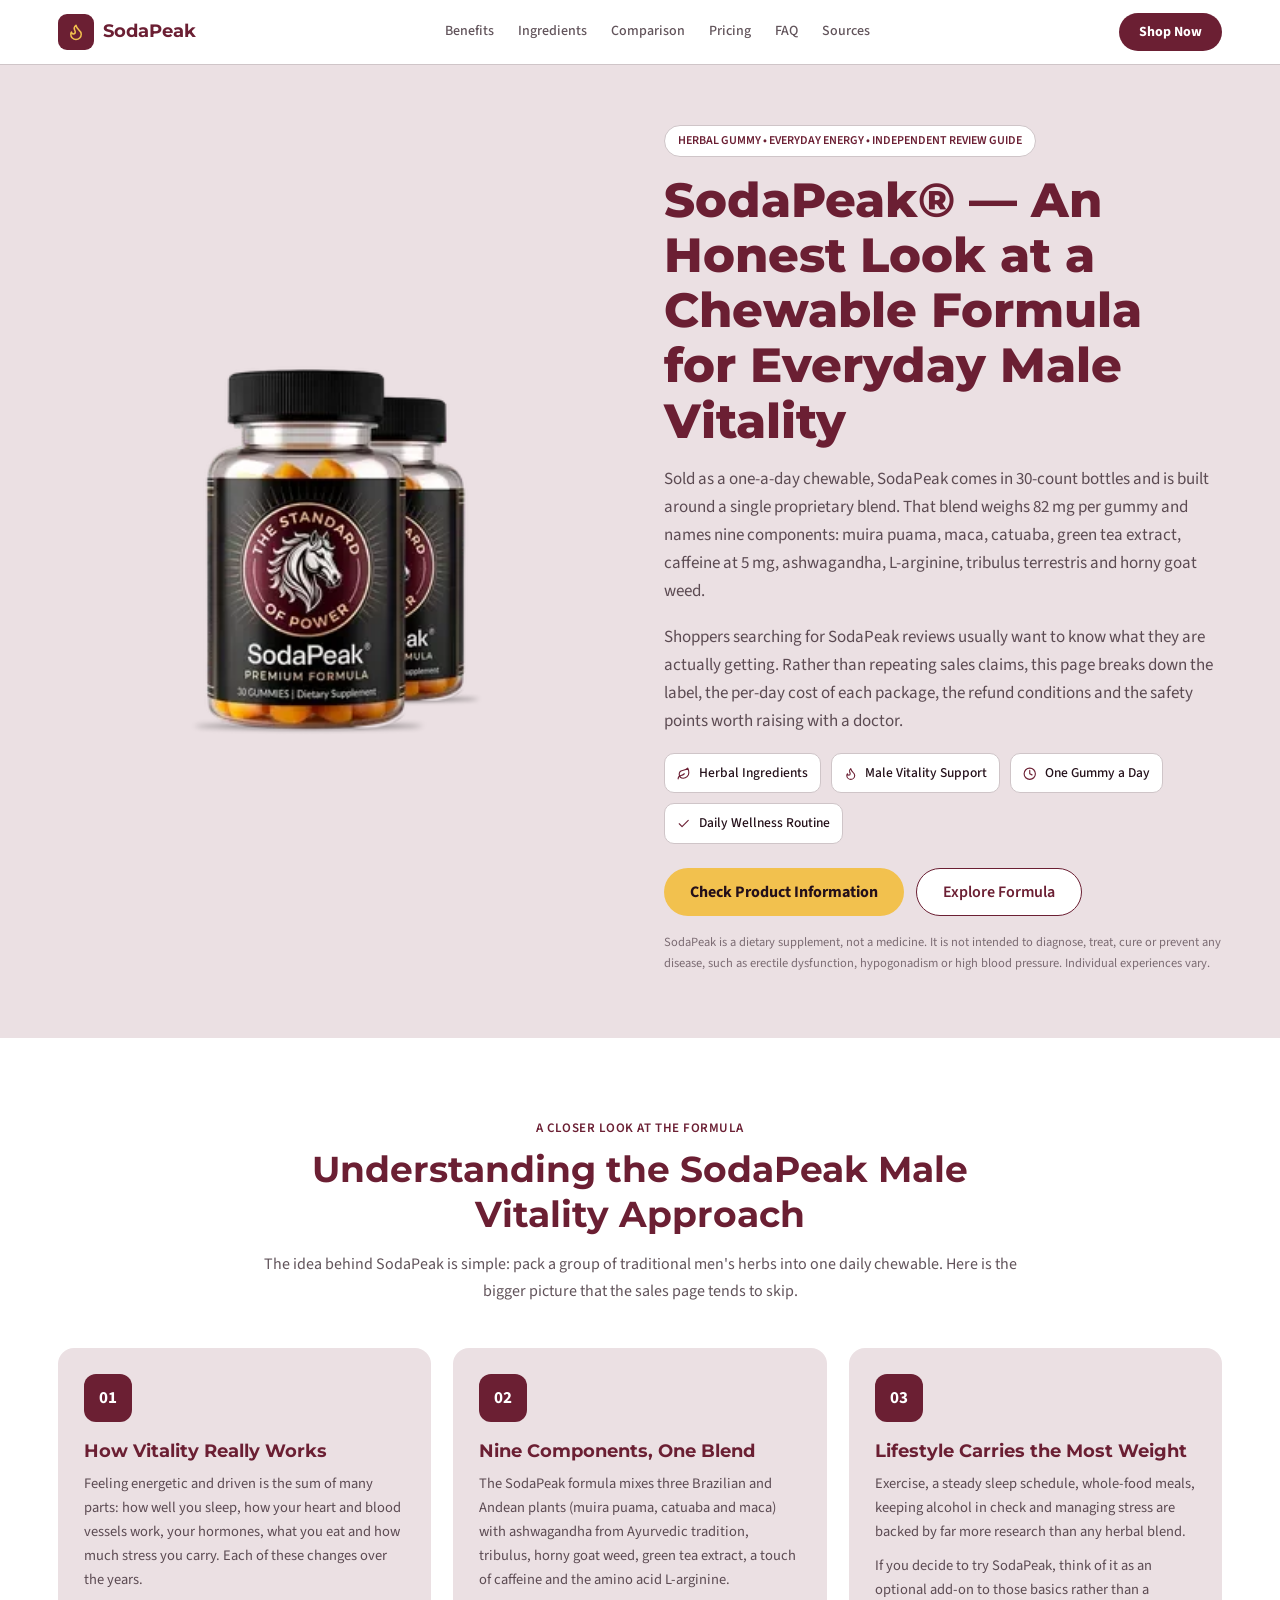
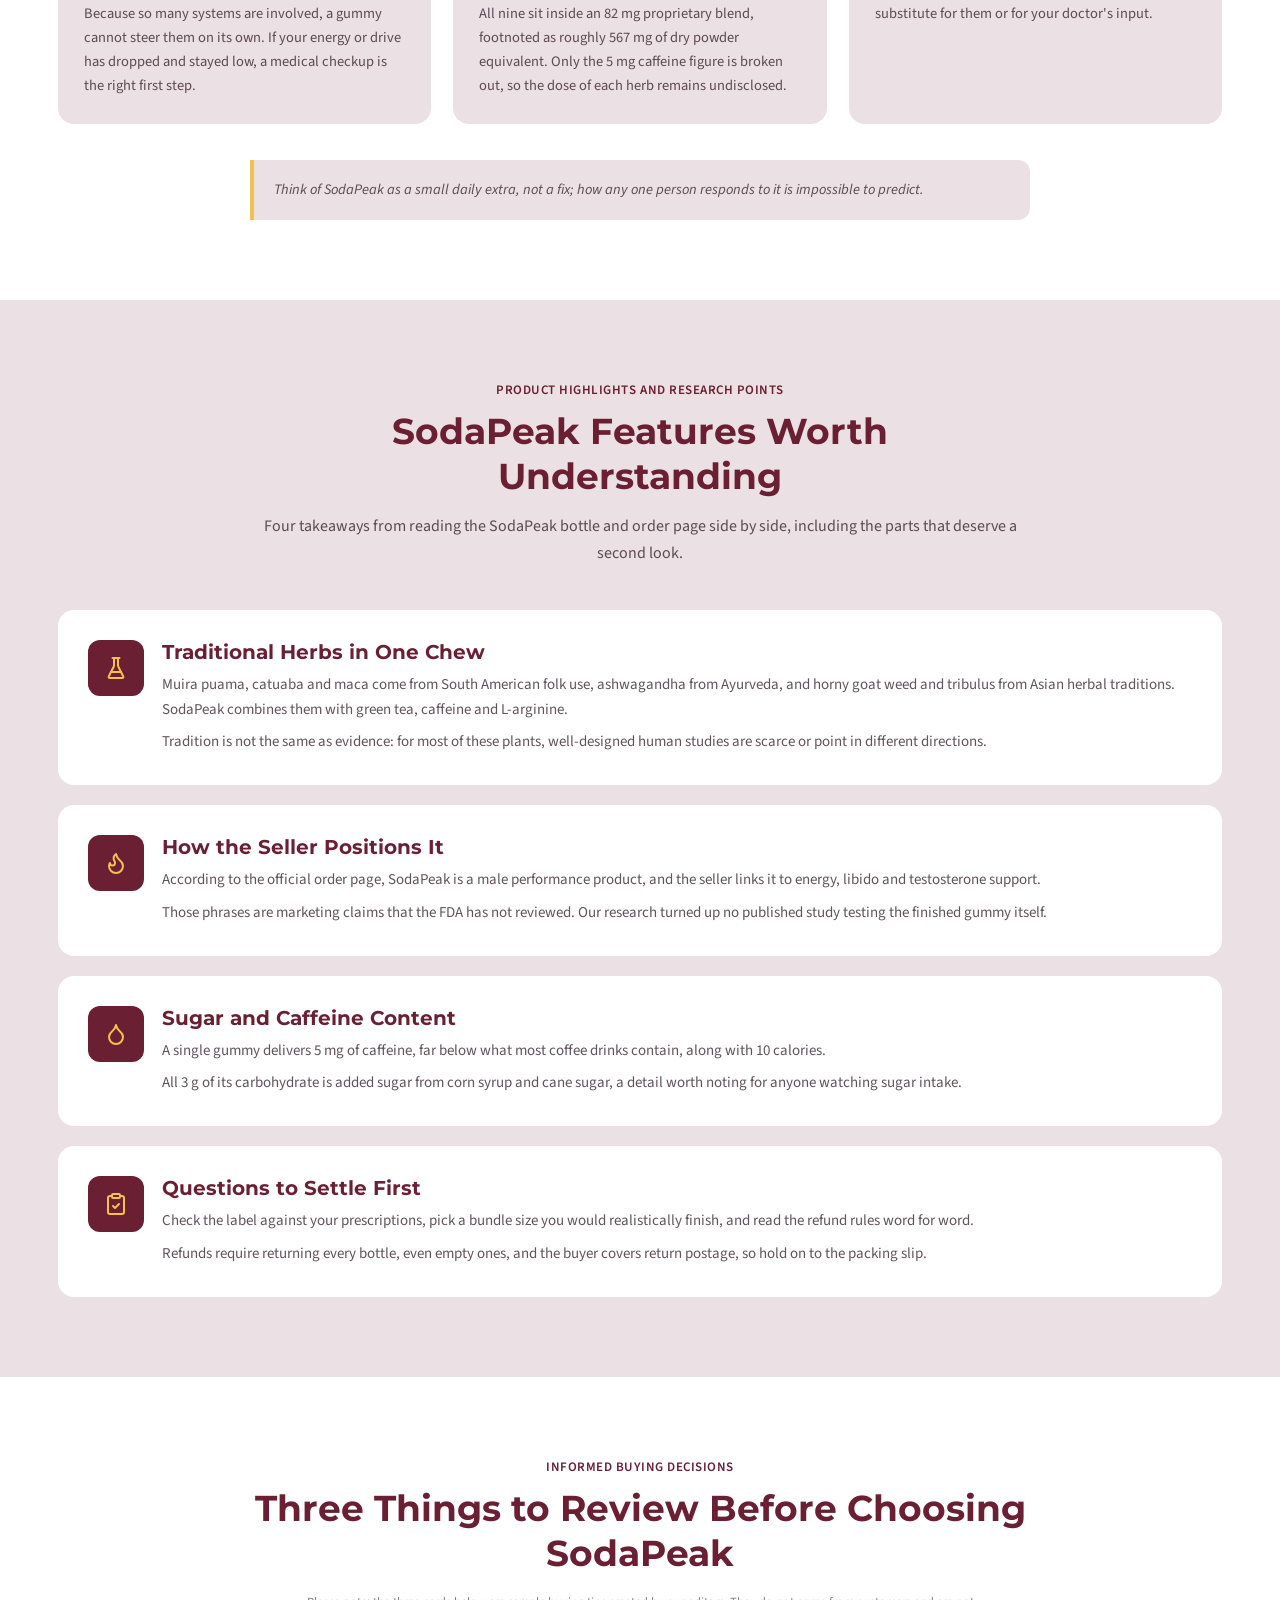
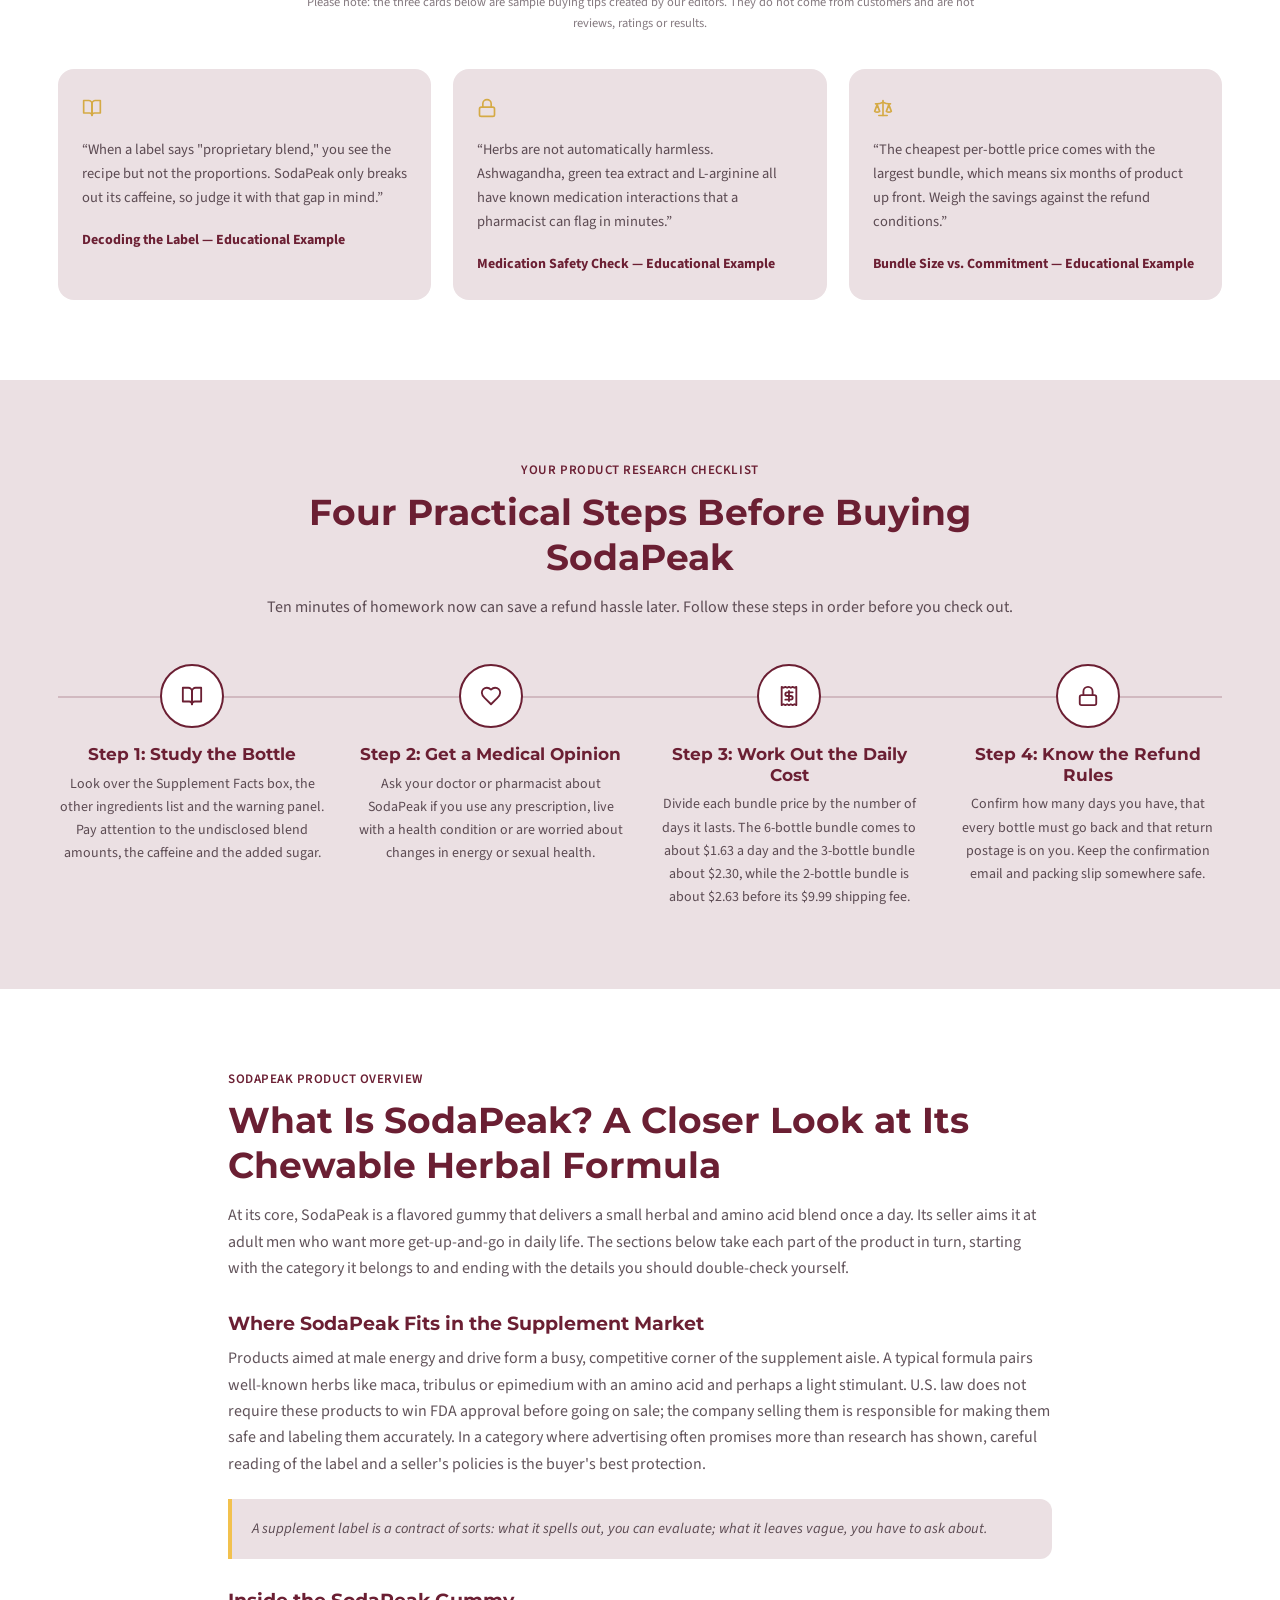
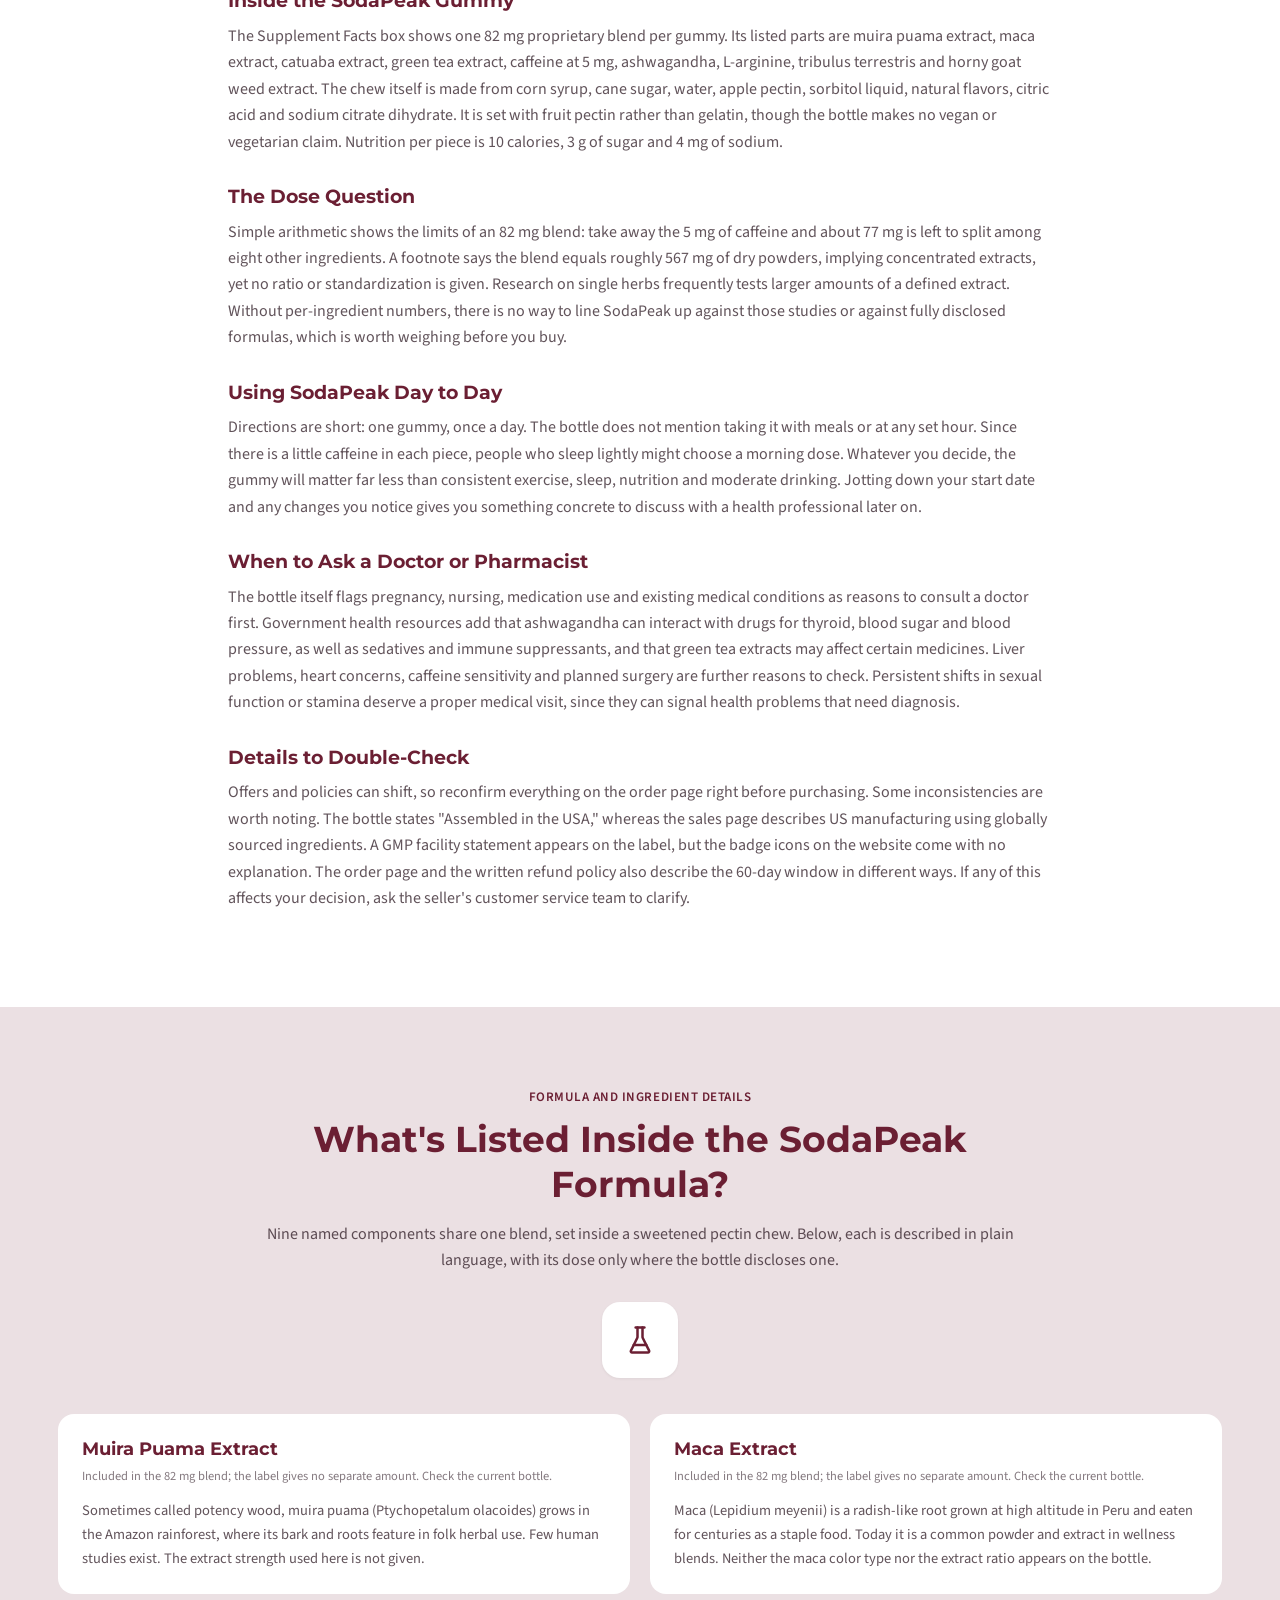
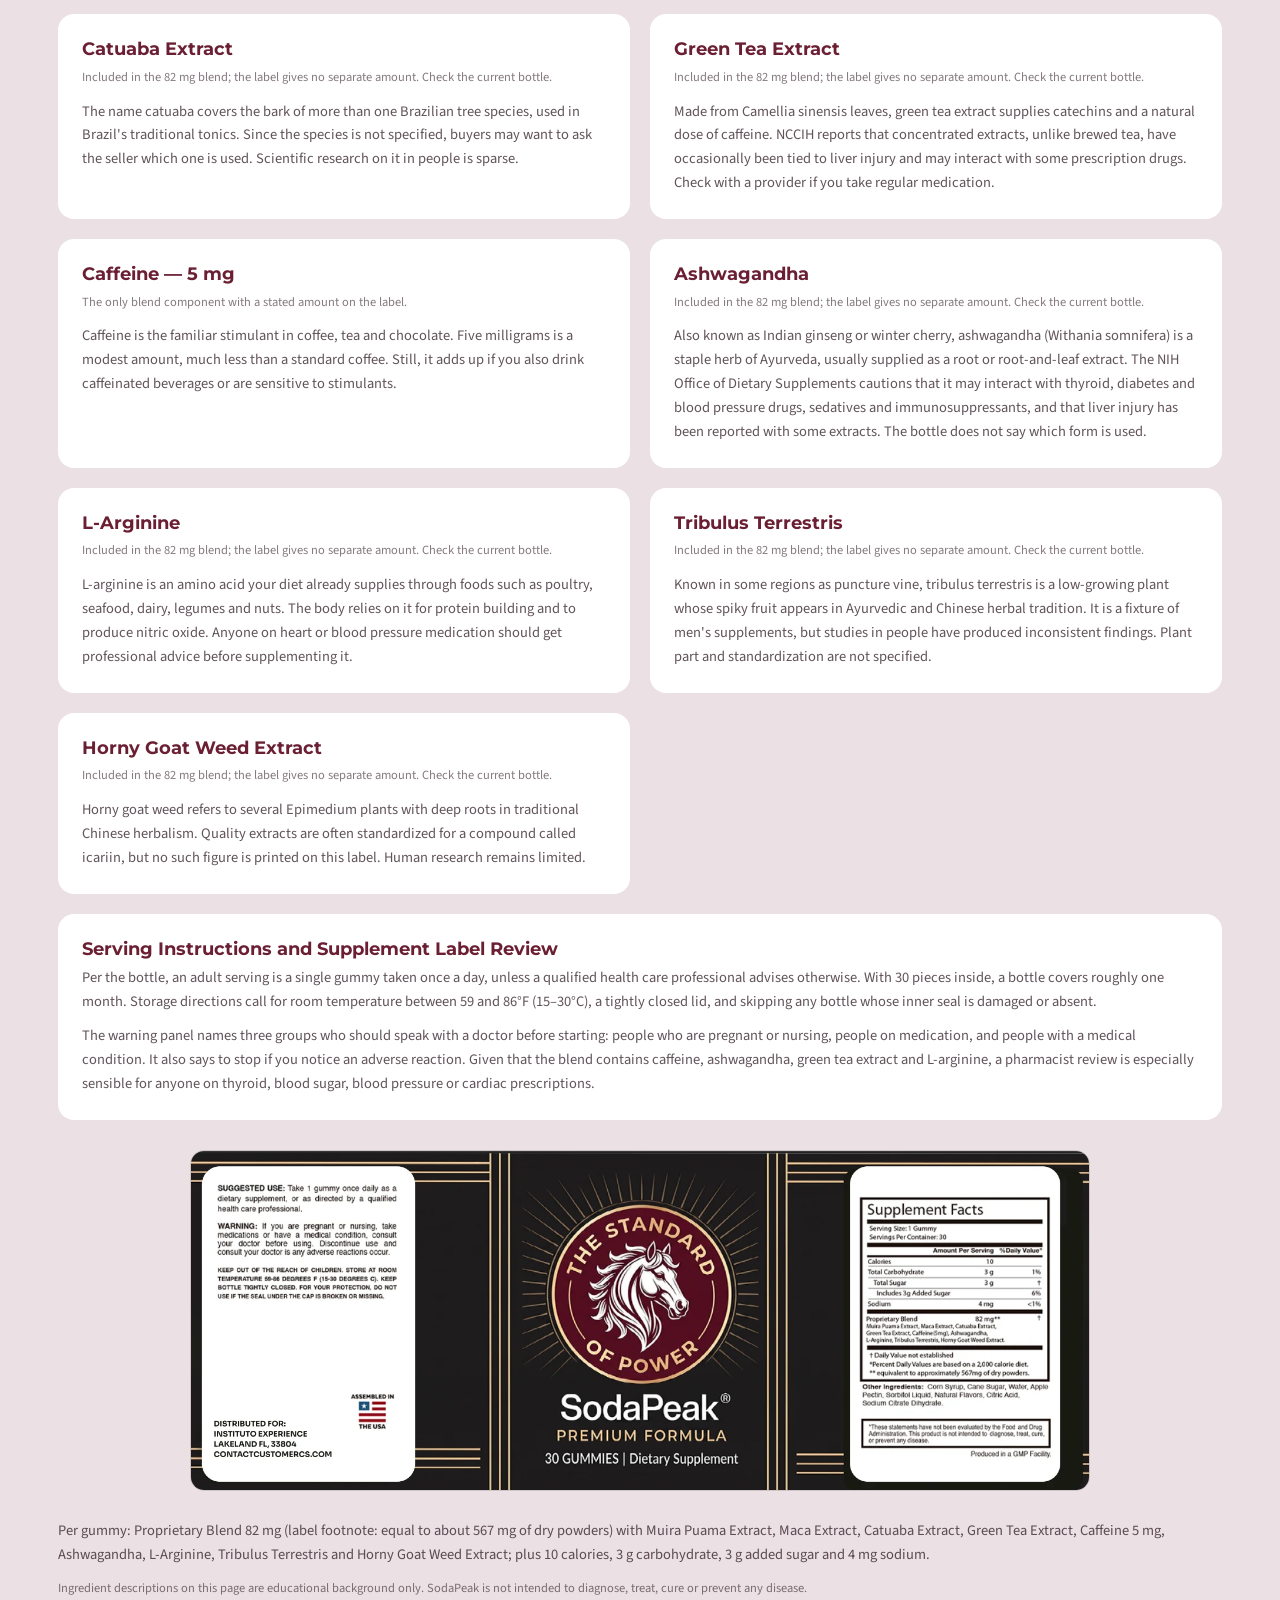
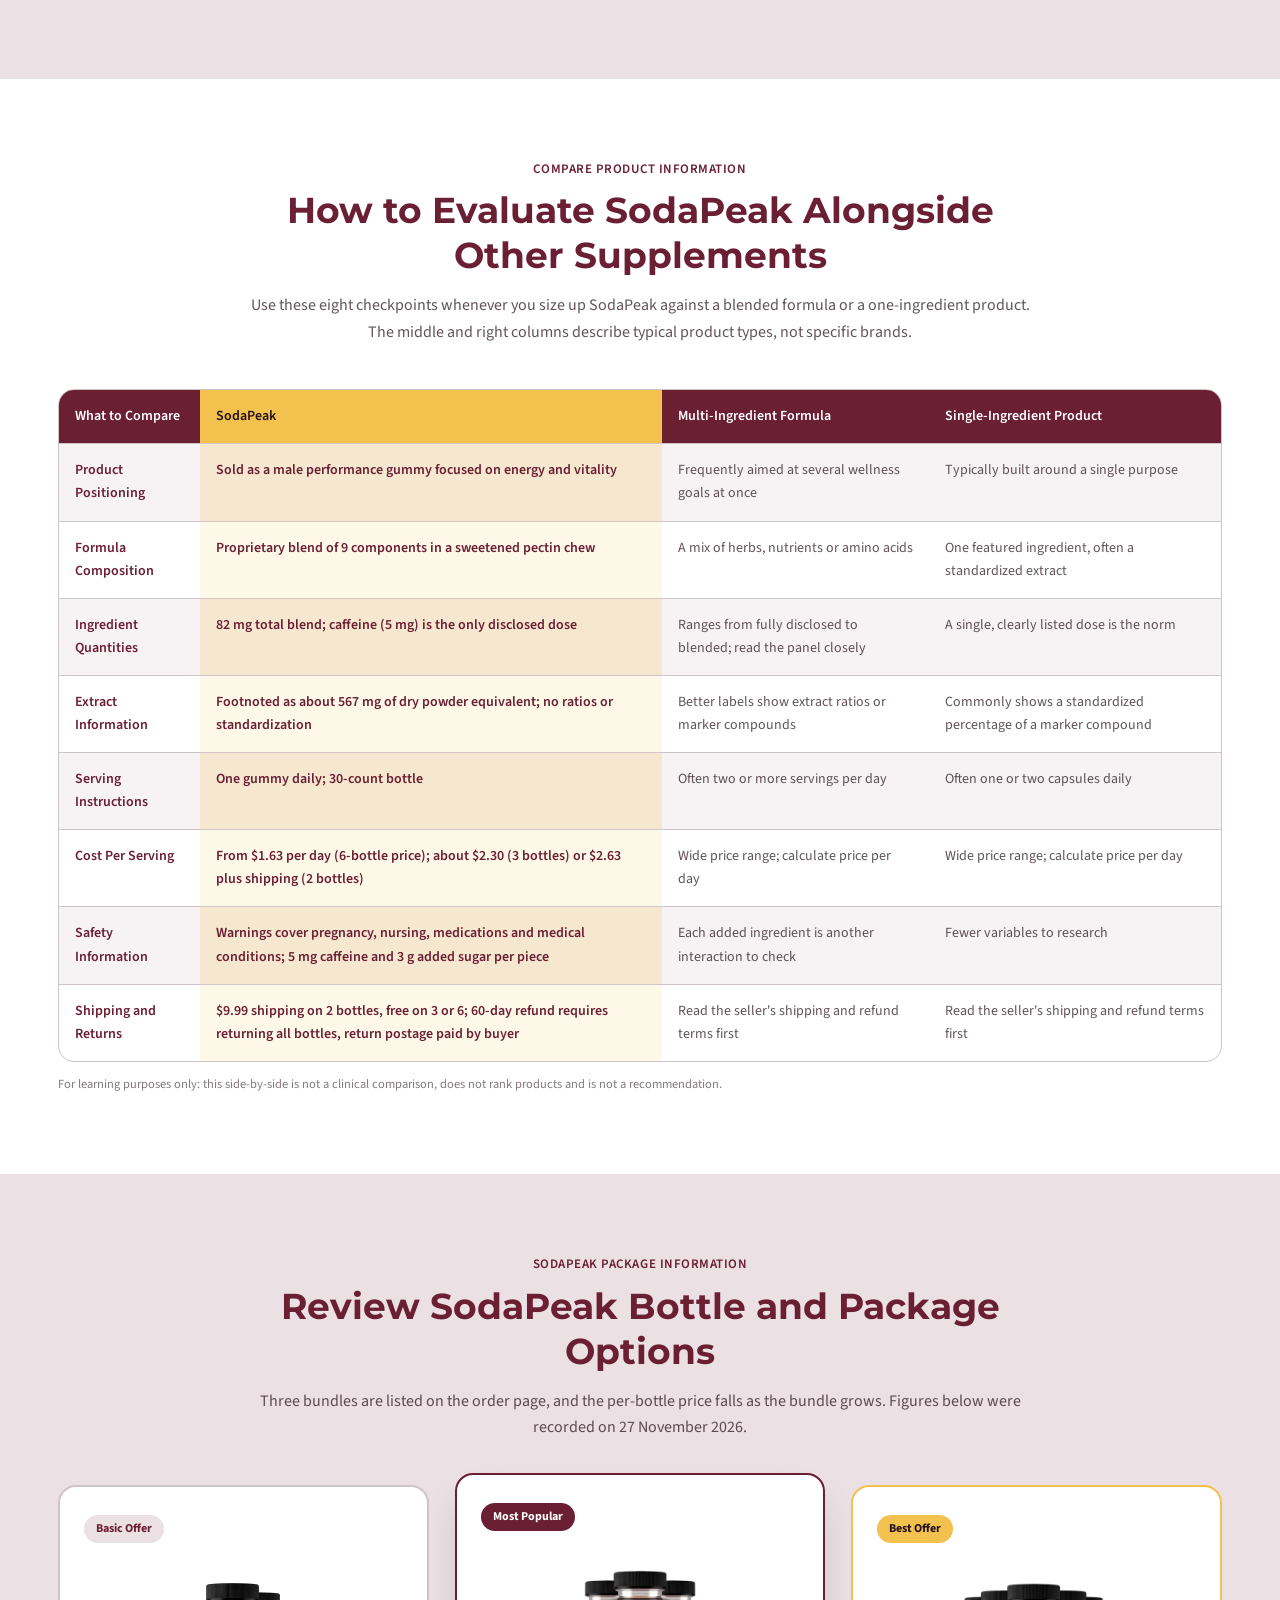
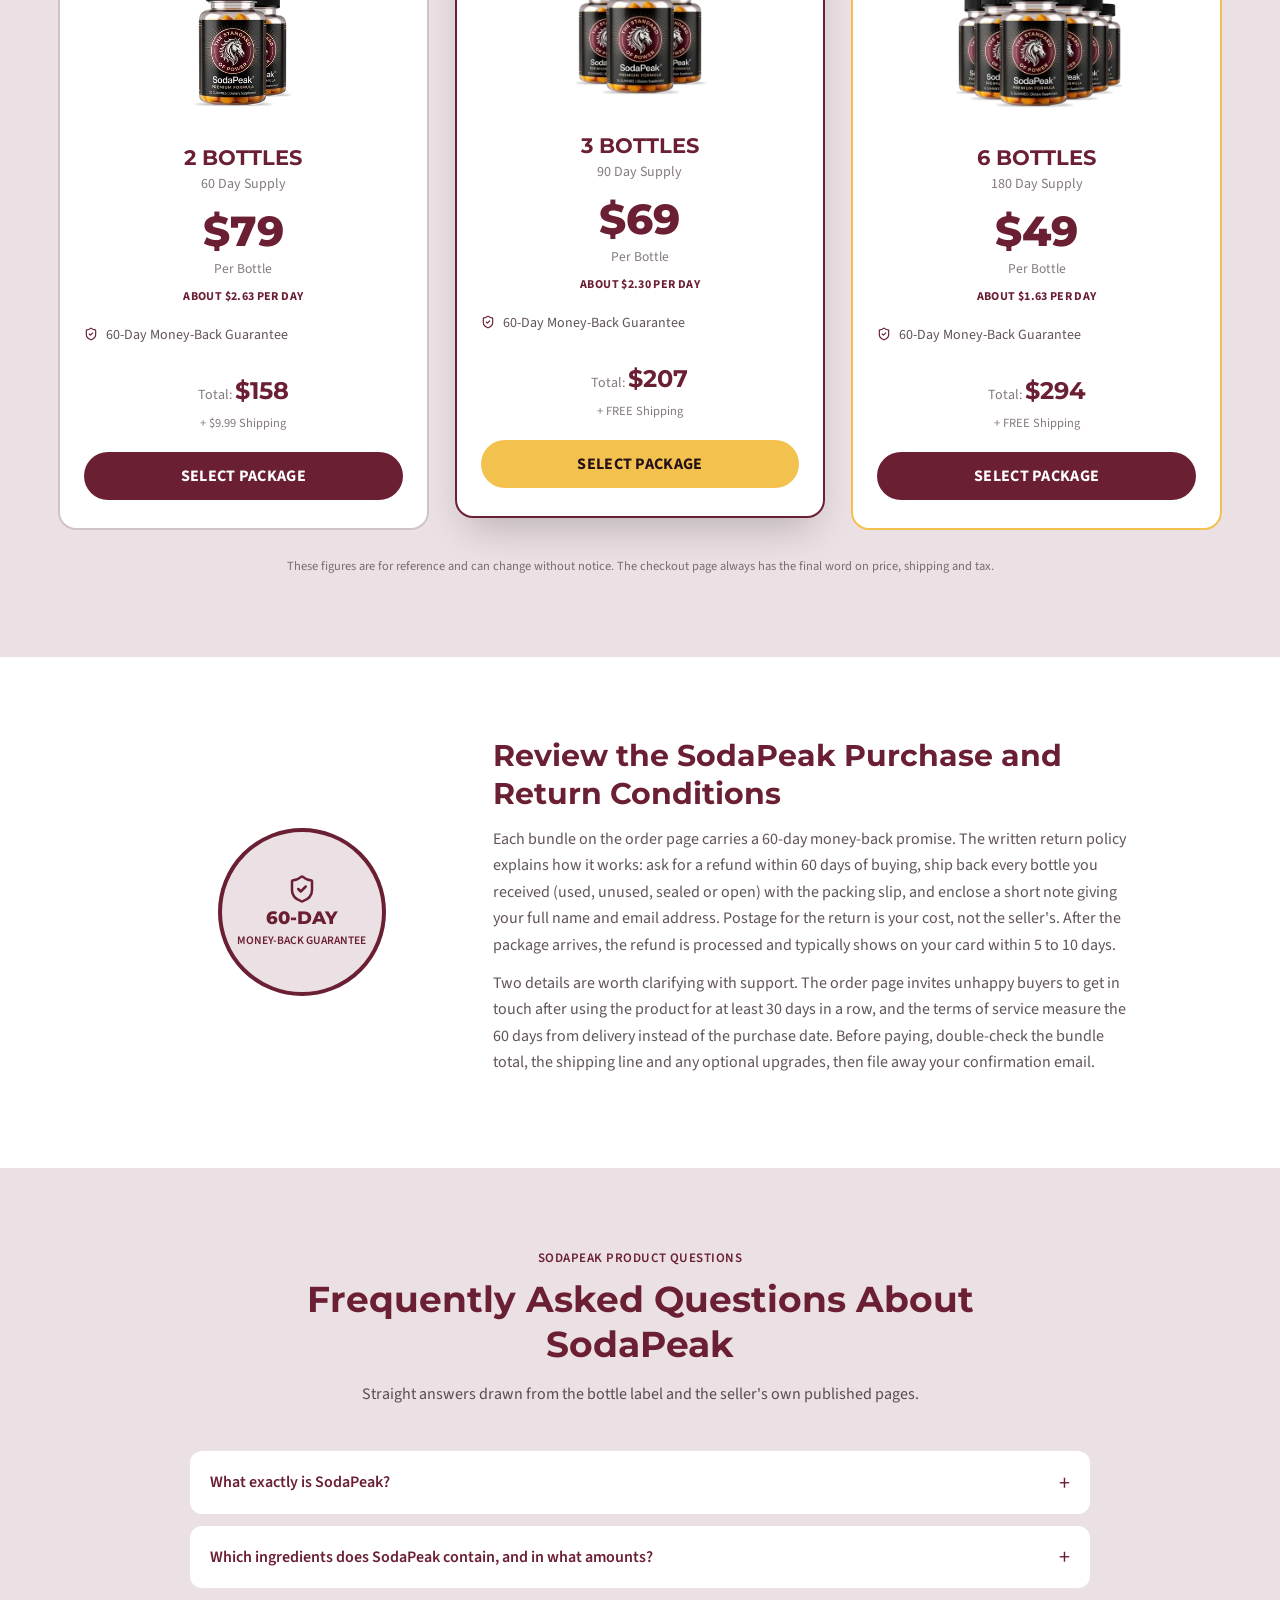
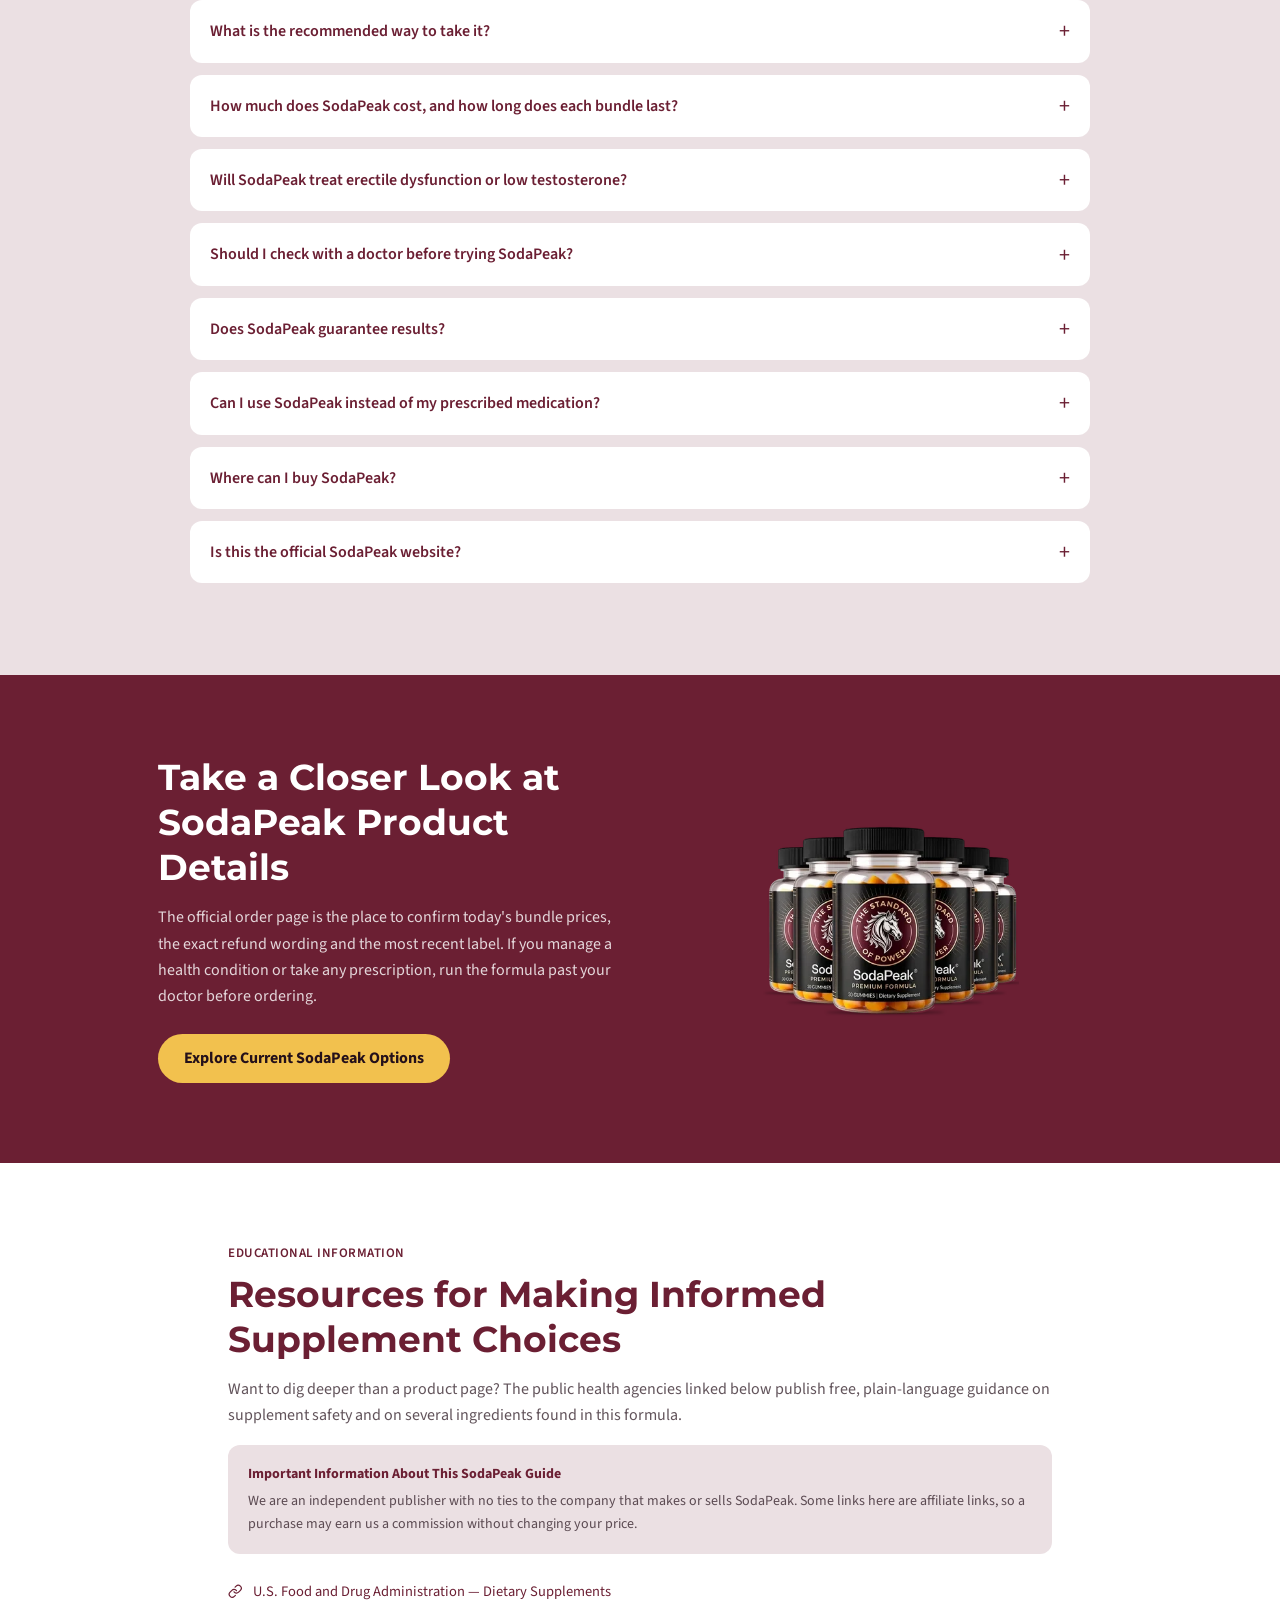
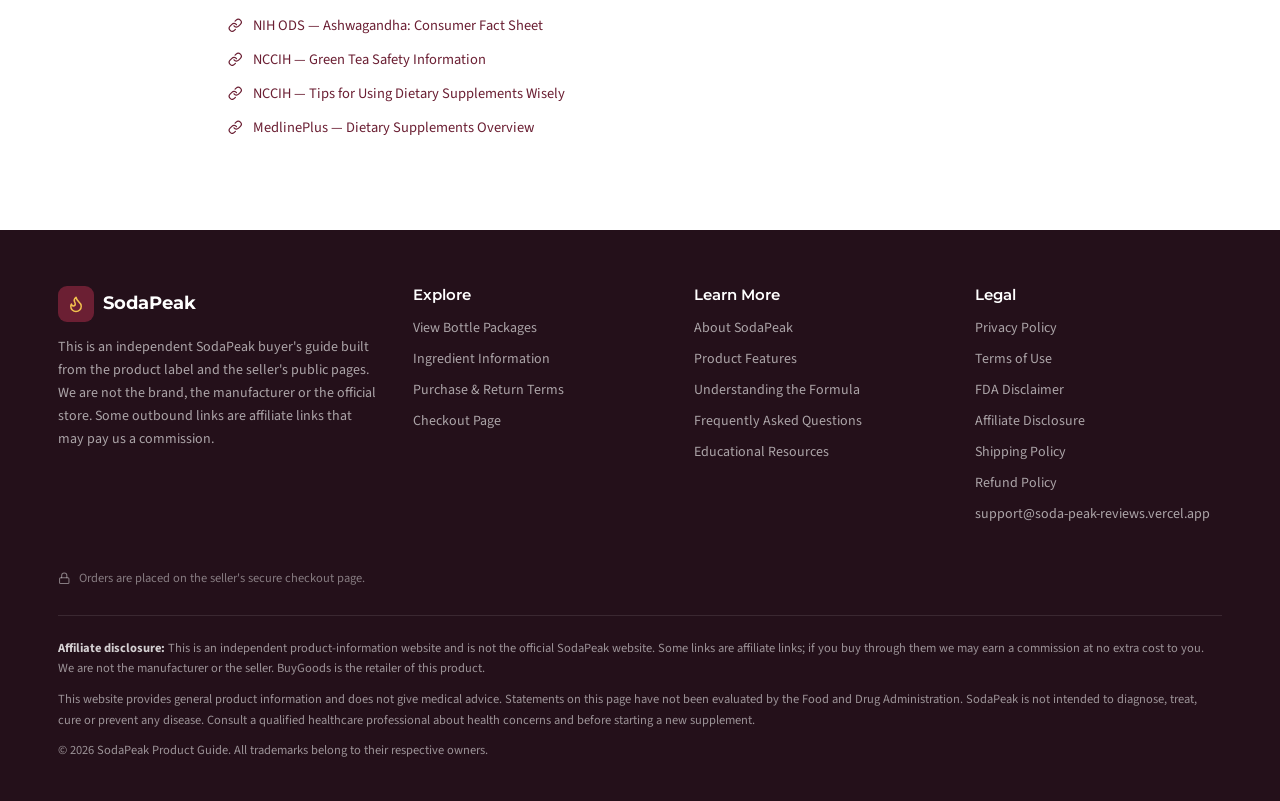
<file: index.html>
<!DOCTYPE html>
<html lang="en-US">
<head>
<meta charset="UTF-8">
<meta name="viewport" content="width=device-width, initial-scale=1.0">
<title>SodaPeak® | Maca &amp; Horny Goat Weed Vitality Formula</title>
<meta name="description" content="Discover SodaPeak, a chewable gummy dietary supplement marketed for everyday male vitality wellness. Explore its formula, ingredients and product details.">
<meta name="keywords" content="SodaPeak, SodaPeak supplement, SodaPeak ingredients, SodaPeak reviews, male vitality wellness, male vitality health supplement, everyday energy wellness, chewable gummy formula, Muira Puama, Maca, Catuaba, Green Tea Extract, Caffeine, Ashwagandha, L-Arginine, Tribulus Terrestris, Horny Goat Weed">
<meta name="robots" content="index, follow, max-image-preview:large">
<link rel="canonical" href="https://soda-peak-reviews.vercel.app/">
<link rel="alternate" hreflang="en-us" href="https://soda-peak-reviews.vercel.app/">
<meta name="theme-color" content="#FFFFFF">
<link rel="icon" href="favicon.svg" type="image/svg+xml">
<meta property="og:type" content="website">
<meta property="og:locale" content="en_US">
<meta property="og:site_name" content="SodaPeak Product Guide">
<meta property="og:title" content="SodaPeak® | Maca &amp; Horny Goat Weed Vitality Formula">
<meta property="og:description" content="Explore SodaPeak product information, its chewable gummy ingredient profile, serving details and considerations for evaluating a male vitality supplement.">
<meta property="og:url" content="https://soda-peak-reviews.vercel.app/">
<meta property="og:image" content="https://soda-peak-reviews.vercel.app/assets/images/sodapeak-supplement-bottle.webp">
<meta name="twitter:card" content="summary_large_image">
<meta name="twitter:title" content="SodaPeak® | Male Vitality Product Guide">
<meta name="twitter:description" content="Learn about SodaPeak, its listed ingredients, label directions and available package information.">
<meta name="twitter:image" content="https://soda-peak-reviews.vercel.app/assets/images/sodapeak-supplement-bottle.webp">
<link rel="preconnect" href="https://fonts.googleapis.com">
<link rel="preconnect" href="https://fonts.gstatic.com" crossorigin>
<link rel="stylesheet" href="https://fonts.googleapis.com/css2?family=Montserrat:wght@400;500;600;700;800&family=Source+Sans+3:wght@400;500;600;700;800&display=swap">
<link rel="stylesheet" href="/assets/style.css">
<script type="application/ld+json">{"@context":"https://schema.org","@graph":[{"@type":"WebSite","@id":"https://soda-peak-reviews.vercel.app/#website","url":"https://soda-peak-reviews.vercel.app/","name":"SodaPeak Product Guide","inLanguage":"en-US"},{"@type":"WebPage","@id":"https://soda-peak-reviews.vercel.app/#webpage","url":"https://soda-peak-reviews.vercel.app/","name":"SodaPeak® | Maca & Horny Goat Weed Vitality Formula","description":"Discover SodaPeak, a chewable gummy dietary supplement marketed for everyday male vitality wellness. Explore its formula, ingredients and product details.","isPartOf":{"@id":"https://soda-peak-reviews.vercel.app/#website"},"inLanguage":"en-US"},{"@type":"FAQPage","mainEntity":[{"@type":"Question","name":"What exactly is SodaPeak?","acceptedAnswer":{"@type":"Answer","text":"It is a once-daily chewable dietary supplement packaged 30 gummies to a bottle. The seller pitches it at adult men for everyday energy and vitality. It is not a drug."}},{"@type":"Question","name":"Which ingredients does SodaPeak contain, and in what amounts?","acceptedAnswer":{"@type":"Answer","text":"Each gummy holds an 82 mg proprietary blend of muira puama extract, maca extract, catuaba extract, green tea extract, caffeine (5 mg), ashwagandha, L-arginine, tribulus terrestris and horny goat weed extract. Only caffeine has a listed amount. The chew is made with corn syrup, cane sugar, water, apple pectin, sorbitol liquid, natural flavors, citric acid and sodium citrate dihydrate."}},{"@type":"Question","name":"What is the recommended way to take it?","acceptedAnswer":{"@type":"Answer","text":"The bottle says to chew 1 gummy once a day, or follow the directions of a qualified health care professional. A single bottle covers about a month."}},{"@type":"Question","name":"How much does SodaPeak cost, and how long does each bundle last?","acceptedAnswer":{"@type":"Answer","text":"The order page lists 2 bottles for 60 days at $79 each plus $9.99 shipping, 3 bottles for 90 days at $69 each with free shipping, and 6 bottles for 180 days at $49 each with free shipping. Prices can change, so verify them at checkout."}},{"@type":"Question","name":"Will SodaPeak treat erectile dysfunction or low testosterone?","acceptedAnswer":{"@type":"Answer","text":"No. As a dietary supplement, SodaPeak is not intended to diagnose, treat, cure or prevent any disease, including erectile dysfunction or low testosterone. Please see a doctor about these concerns."}},{"@type":"Question","name":"Should I check with a doctor before trying SodaPeak?","acceptedAnswer":{"@type":"Answer","text":"Yes, if you take any medication, have a health condition, are pregnant or nursing, react strongly to caffeine, have liver or heart issues or have surgery coming up. Several of its ingredients are known to interact with common drugs."}},{"@type":"Question","name":"Does SodaPeak guarantee results?","acceptedAnswer":{"@type":"Answer","text":"No. Responses differ from person to person, and no clinical study of the finished gummy was found. The 60-day policy is a refund arrangement with conditions, not a promise of any outcome."}},{"@type":"Question","name":"Can I use SodaPeak instead of my prescribed medication?","acceptedAnswer":{"@type":"Answer","text":"No. Never stop or adjust a prescribed treatment to take a supplement instead. Share any supplement plans with your doctor."}},{"@type":"Question","name":"Where can I buy SodaPeak?","acceptedAnswer":{"@type":"Answer","text":"The product is sold on its official website, and payment is processed by BuyGoods. Ordering there gives you the current formula and the seller's published refund terms."}},{"@type":"Question","name":"Is this the official SodaPeak website?","acceptedAnswer":{"@type":"Answer","text":"No. This site is an independent buyer's guide with no connection to the maker or seller. Purchases made through our links may earn us a commission."}}]}]}</script>
</head>
<body class="has-sticky">
<header class="site-header"><div class="wrap hd"><a class="logo" href="#top"><span class="logo-ic"><svg class="ic" viewBox="0 0 24 24" aria-hidden="true"><path d="M8.5 14.5A2.5 2.5 0 0 0 11 12c0-1.38-.5-2-1-3-1.07-2.14-.22-4.05 2-6 .5 2.5 2 4.9 4 6.5 2 1.6 3 3.5 3 5.5a7 7 0 1 1-14 0c0-1.15.43-2.29 1-3a2.5 2.5 0 0 0 2.5 2.5z"/></svg></span><span class="logo-tx">SodaPeak</span></a><nav class="nav"><a href="#benefits">Benefits</a><a href="#ingredients">Ingredients</a><a href="#comparison">Comparison</a><a href="#pricing">Pricing</a><a href="#faq">FAQ</a><a href="#sources">Sources</a></nav><a href="/order/" rel="nofollow sponsored noopener" class="btn btn-main">Shop Now</a></div><nav class="mnav" aria-label="Sections"><a href="#benefits">Benefits</a><a href="#ingredients">Ingredients</a><a href="#comparison">Comparison</a><a href="#pricing">Pricing</a><a href="#faq">FAQ</a><a href="#sources">Sources</a></nav></header>
<main id="top"><section class="hero" id="hero"><div class="wrap hero-g"><div class="hero-img"><img src="/assets/images/sodapeak-supplement-bottle.webp" width="320" height="320" alt="SodaPeak dietary supplement bottle" fetchpriority="high"></div><div><span class="eyebrow">HERBAL GUMMY • EVERYDAY ENERGY • INDEPENDENT REVIEW GUIDE</span><h1>SodaPeak® — An Honest Look at a Chewable Formula for Everyday Male Vitality</h1><p class="lead">Sold as a one-a-day chewable, SodaPeak comes in 30-count bottles and is built around a single proprietary blend. That blend weighs 82 mg per gummy and names nine components: muira puama, maca, catuaba, green tea extract, caffeine at 5 mg, ashwagandha, L-arginine, tribulus terrestris and horny goat weed.</p><p class="lead">Shoppers searching for SodaPeak reviews usually want to know what they are actually getting. Rather than repeating sales claims, this page breaks down the label, the per-day cost of each package, the refund conditions and the safety points worth raising with a doctor.</p><div class="chips"><span class="chip"><svg class="ic" viewBox="0 0 24 24" aria-hidden="true"><path d="M11 20A7 7 0 0 1 9.8 6.1C15.5 5 17 4.48 19 2c1 2 2 4.18 2 8 0 5.5-4.78 10-10 10Z"/><path d="M2 21c0-3 1.85-5.36 5.08-6C9.5 14.52 12 13 13 12"/></svg>Herbal Ingredients</span><span class="chip"><svg class="ic" viewBox="0 0 24 24" aria-hidden="true"><path d="M8.5 14.5A2.5 2.5 0 0 0 11 12c0-1.38-.5-2-1-3-1.07-2.14-.22-4.05 2-6 .5 2.5 2 4.9 4 6.5 2 1.6 3 3.5 3 5.5a7 7 0 1 1-14 0c0-1.15.43-2.29 1-3a2.5 2.5 0 0 0 2.5 2.5z"/></svg>Male Vitality Support</span><span class="chip"><svg class="ic" viewBox="0 0 24 24" aria-hidden="true"><circle cx="12" cy="12" r="10"/><path d="M12 6v6l4 2"/></svg>One Gummy a Day</span><span class="chip"><svg class="ic" viewBox="0 0 24 24" aria-hidden="true"><path d="M20 6 9 17l-5-5"/></svg>Daily Wellness Routine</span></div><div class="cta-row"><a href="/order/" rel="nofollow sponsored noopener" class="btn btn-accent">Check Product Information</a><a class="btn btn-outline" href="#ingredients">Explore Formula</a></div><p class="small">SodaPeak is a dietary supplement, not a medicine. It is not intended to diagnose, treat, cure or prevent any disease, such as erectile dysfunction, hypogonadism or high blood pressure. Individual experiences vary.</p></div></div></section><section class="sec bg-a" id="how-it-works"><div class="wrap"><div class="sh"><span class="kicker">A CLOSER LOOK AT THE FORMULA</span><h2>Understanding the SodaPeak Male Vitality Approach</h2><p>The idea behind SodaPeak is simple: pack a group of traditional men&#39;s herbs into one daily chewable. Here is the bigger picture that the sales page tends to skip.</p></div><div class="g3"><div class="tcard alt"><div class="num">01</div><h3>How Vitality Really Works</h3><p>Feeling energetic and driven is the sum of many parts: how well you sleep, how your heart and blood vessels work, your hormones, what you eat and how much stress you carry. Each of these changes over the years.</p><p>Because so many systems are involved, a gummy cannot steer them on its own. If your energy or drive has dropped and stayed low, a medical checkup is the right first step.</p></div><div class="tcard alt"><div class="num">02</div><h3>Nine Components, One Blend</h3><p>The SodaPeak formula mixes three Brazilian and Andean plants (muira puama, catuaba and maca) with ashwagandha from Ayurvedic tradition, tribulus, horny goat weed, green tea extract, a touch of caffeine and the amino acid L-arginine.</p><p>All nine sit inside an 82 mg proprietary blend, footnoted as roughly 567 mg of dry powder equivalent. Only the 5 mg caffeine figure is broken out, so the dose of each herb remains undisclosed.</p></div><div class="tcard alt"><div class="num">03</div><h3>Lifestyle Carries the Most Weight</h3><p>Exercise, a steady sleep schedule, whole-food meals, keeping alcohol in check and managing stress are backed by far more research than any herbal blend.</p><p>If you decide to try SodaPeak, think of it as an optional add-on to those basics rather than a substitute for them or for your doctor&#39;s input.</p></div></div><div class="callout alt mt-call">Think of SodaPeak as a small daily extra, not a fix; how any one person responds to it is impossible to predict.</div></div></section><section class="sec bg-b" id="benefits"><div class="wrap"><div class="sh"><span class="kicker">PRODUCT HIGHLIGHTS AND RESEARCH POINTS</span><h2>SodaPeak Features Worth Understanding</h2><p>Four takeaways from reading the SodaPeak bottle and order page side by side, including the parts that deserve a second look.</p></div><div class="blist"><div class="bcard alt"><div class="bico"><svg class="ic" viewBox="0 0 24 24" aria-hidden="true"><path d="M10 2v7.53a2 2 0 0 1-.21.9L4.72 20.55a1 1 0 0 0 .9 1.45h12.76a1 1 0 0 0 .9-1.45l-5.07-10.13A2 2 0 0 1 14 9.53V2"/><path d="M8.5 2h7"/><path d="M7 16h10"/></svg></div><div><h3>Traditional Herbs in One Chew</h3><p>Muira puama, catuaba and maca come from South American folk use, ashwagandha from Ayurveda, and horny goat weed and tribulus from Asian herbal traditions. SodaPeak combines them with green tea, caffeine and L-arginine.</p><p>Tradition is not the same as evidence: for most of these plants, well-designed human studies are scarce or point in different directions.</p></div></div><div class="bcard alt"><div class="bico"><svg class="ic" viewBox="0 0 24 24" aria-hidden="true"><path d="M8.5 14.5A2.5 2.5 0 0 0 11 12c0-1.38-.5-2-1-3-1.07-2.14-.22-4.05 2-6 .5 2.5 2 4.9 4 6.5 2 1.6 3 3.5 3 5.5a7 7 0 1 1-14 0c0-1.15.43-2.29 1-3a2.5 2.5 0 0 0 2.5 2.5z"/></svg></div><div><h3>How the Seller Positions It</h3><p>According to the official order page, SodaPeak is a male performance product, and the seller links it to energy, libido and testosterone support.</p><p>Those phrases are marketing claims that the FDA has not reviewed. Our research turned up no published study testing the finished gummy itself.</p></div></div><div class="bcard alt"><div class="bico"><svg class="ic" viewBox="0 0 24 24" aria-hidden="true"><path d="M12 22a7 7 0 0 0 7-7c0-2-1-3.9-3-5.5s-3.5-4-4-6.5c-.5 2.5-2 4.9-4 6.5C6 11.1 5 13 5 15a7 7 0 0 0 7 7z"/></svg></div><div><h3>Sugar and Caffeine Content</h3><p>A single gummy delivers 5 mg of caffeine, far below what most coffee drinks contain, along with 10 calories.</p><p>All 3 g of its carbohydrate is added sugar from corn syrup and cane sugar, a detail worth noting for anyone watching sugar intake.</p></div></div><div class="bcard alt"><div class="bico"><svg class="ic" viewBox="0 0 24 24" aria-hidden="true"><rect x="8" y="2" width="8" height="4" rx="1"/><path d="M16 4h2a2 2 0 0 1 2 2v14a2 2 0 0 1-2 2H6a2 2 0 0 1-2-2V6a2 2 0 0 1 2-2h2"/><path d="m9 14 2 2 4-4"/></svg></div><div><h3>Questions to Settle First</h3><p>Check the label against your prescriptions, pick a bundle size you would realistically finish, and read the refund rules word for word.</p><p>Refunds require returning every bottle, even empty ones, and the buyer covers return postage, so hold on to the packing slip.</p></div></div></div></div></section><section class="sec bg-a" id="tips"><div class="wrap"><div class="sh"><span class="kicker">INFORMED BUYING DECISIONS</span><h2>Three Things to Review Before Choosing SodaPeak</h2></div><p class="small edu-note">Please note: the three cards below are sample buying tips created by our editors. They do not come from customers and are not reviews, ratings or results.</p><div class="g3"><div class="ecard alt"><div class="eic"><svg class="ic" viewBox="0 0 24 24" aria-hidden="true"><path d="M2 3h6a4 4 0 0 1 4 4v14a3 3 0 0 0-3-3H2z"/><path d="M22 3h-6a4 4 0 0 0-4 4v14a3 3 0 0 1 3-3h7z"/></svg></div><q>When a label says &quot;proprietary blend,&quot; you see the recipe but not the proportions. SodaPeak only breaks out its caffeine, so judge it with that gap in mind.</q><b>Decoding the Label — Educational Example</b></div><div class="ecard alt"><div class="eic"><svg class="ic" viewBox="0 0 24 24" aria-hidden="true"><rect x="3" y="11" width="18" height="11" rx="2"/><path d="M7 11V7a5 5 0 0 1 10 0v4"/></svg></div><q>Herbs are not automatically harmless. Ashwagandha, green tea extract and L-arginine all have known medication interactions that a pharmacist can flag in minutes.</q><b>Medication Safety Check — Educational Example</b></div><div class="ecard alt"><div class="eic"><svg class="ic" viewBox="0 0 24 24" aria-hidden="true"><path d="m16 16 3-8 3 8c-.87.65-1.92 1-3 1s-2.13-.35-3-1Z"/><path d="m2 16 3-8 3 8c-.87.65-1.92 1-3 1s-2.13-.35-3-1Z"/><path d="M7 21h10"/><path d="M12 3v18"/><path d="M3 7h2c2 0 5-1 7-2 2 1 5 2 7 2h2"/></svg></div><q>The cheapest per-bottle price comes with the largest bundle, which means six months of product up front. Weigh the savings against the refund conditions.</q><b>Bundle Size vs. Commitment — Educational Example</b></div></div></div></section><section class="sec bg-b" id="steps"><div class="wrap"><div class="sh"><span class="kicker">YOUR PRODUCT RESEARCH CHECKLIST</span><h2>Four Practical Steps Before Buying SodaPeak</h2><p>Ten minutes of homework now can save a refund hassle later. Follow these steps in order before you check out.</p></div><div class="steps" style="--n:4"><div class="sline"></div><div class="step"><div class="sico"><svg class="ic" viewBox="0 0 24 24" aria-hidden="true"><path d="M2 3h6a4 4 0 0 1 4 4v14a3 3 0 0 0-3-3H2z"/><path d="M22 3h-6a4 4 0 0 0-4 4v14a3 3 0 0 1 3-3h7z"/></svg></div><h3>Step 1: Study the Bottle</h3><p>Look over the Supplement Facts box, the other ingredients list and the warning panel. Pay attention to the undisclosed blend amounts, the caffeine and the added sugar.</p></div><div class="step"><div class="sico"><svg class="ic" viewBox="0 0 24 24" aria-hidden="true"><path d="M19 14c1.49-1.46 3-3.21 3-5.5A5.5 5.5 0 0 0 16.5 3c-1.76 0-3 .5-4.5 2-1.5-1.5-2.74-2-4.5-2A5.5 5.5 0 0 0 2 8.5c0 2.3 1.5 4.05 3 5.5l7 7Z"/></svg></div><h3>Step 2: Get a Medical Opinion</h3><p>Ask your doctor or pharmacist about SodaPeak if you use any prescription, live with a health condition or are worried about changes in energy or sexual health.</p></div><div class="step"><div class="sico"><svg class="ic" viewBox="0 0 24 24" aria-hidden="true"><path d="M4 2v20l2-1 2 1 2-1 2 1 2-1 2 1 2-1 2 1V2l-2 1-2-1-2 1-2-1-2 1-2-1-2 1Z"/><path d="M16 8h-6a2 2 0 1 0 0 4h4a2 2 0 1 1 0 4H8"/><path d="M12 17.5v-11"/></svg></div><h3>Step 3: Work Out the Daily Cost</h3><p>Divide each bundle price by the number of days it lasts. The 6-bottle bundle comes to about $1.63 a day and the 3-bottle bundle about $2.30, while the 2-bottle bundle is about $2.63 before its $9.99 shipping fee.</p></div><div class="step"><div class="sico"><svg class="ic" viewBox="0 0 24 24" aria-hidden="true"><rect x="3" y="11" width="18" height="11" rx="2"/><path d="M7 11V7a5 5 0 0 1 10 0v4"/></svg></div><h3>Step 4: Know the Refund Rules</h3><p>Confirm how many days you have, that every bottle must go back and that return postage is on you. Keep the confirmation email and packing slip somewhere safe.</p></div></div></div></section><section class="sec bg-a" id="what-is"><div class="wrap narrow art"><span class="kicker">SodaPeak PRODUCT OVERVIEW</span><h2>What Is SodaPeak? A Closer Look at Its Chewable Herbal Formula</h2><p>At its core, SodaPeak is a flavored gummy that delivers a small herbal and amino acid blend once a day. Its seller aims it at adult men who want more get-up-and-go in daily life. The sections below take each part of the product in turn, starting with the category it belongs to and ending with the details you should double-check yourself.</p><h3>Where SodaPeak Fits in the Supplement Market</h3><p>Products aimed at male energy and drive form a busy, competitive corner of the supplement aisle. A typical formula pairs well-known herbs like maca, tribulus or epimedium with an amino acid and perhaps a light stimulant. U.S. law does not require these products to win FDA approval before going on sale; the company selling them is responsible for making them safe and labeling them accurately. In a category where advertising often promises more than research has shown, careful reading of the label and a seller&#39;s policies is the buyer&#39;s best protection.</p><blockquote class="callout alt">A supplement label is a contract of sorts: what it spells out, you can evaluate; what it leaves vague, you have to ask about.</blockquote><h3>Inside the SodaPeak Gummy</h3><p>The Supplement Facts box shows one 82 mg proprietary blend per gummy. Its listed parts are muira puama extract, maca extract, catuaba extract, green tea extract, caffeine at 5 mg, ashwagandha, L-arginine, tribulus terrestris and horny goat weed extract. The chew itself is made from corn syrup, cane sugar, water, apple pectin, sorbitol liquid, natural flavors, citric acid and sodium citrate dihydrate. It is set with fruit pectin rather than gelatin, though the bottle makes no vegan or vegetarian claim. Nutrition per piece is 10 calories, 3 g of sugar and 4 mg of sodium.</p><h3>The Dose Question</h3><p>Simple arithmetic shows the limits of an 82 mg blend: take away the 5 mg of caffeine and about 77 mg is left to split among eight other ingredients. A footnote says the blend equals roughly 567 mg of dry powders, implying concentrated extracts, yet no ratio or standardization is given. Research on single herbs frequently tests larger amounts of a defined extract. Without per-ingredient numbers, there is no way to line SodaPeak up against those studies or against fully disclosed formulas, which is worth weighing before you buy.</p><h3>Using SodaPeak Day to Day</h3><p>Directions are short: one gummy, once a day. The bottle does not mention taking it with meals or at any set hour. Since there is a little caffeine in each piece, people who sleep lightly might choose a morning dose. Whatever you decide, the gummy will matter far less than consistent exercise, sleep, nutrition and moderate drinking. Jotting down your start date and any changes you notice gives you something concrete to discuss with a health professional later on.</p><h3>When to Ask a Doctor or Pharmacist</h3><p>The bottle itself flags pregnancy, nursing, medication use and existing medical conditions as reasons to consult a doctor first. Government health resources add that ashwagandha can interact with drugs for thyroid, blood sugar and blood pressure, as well as sedatives and immune suppressants, and that green tea extracts may affect certain medicines. Liver problems, heart concerns, caffeine sensitivity and planned surgery are further reasons to check. Persistent shifts in sexual function or stamina deserve a proper medical visit, since they can signal health problems that need diagnosis.</p><h3>Details to Double-Check</h3><p>Offers and policies can shift, so reconfirm everything on the order page right before purchasing. Some inconsistencies are worth noting. The bottle states &quot;Assembled in the USA,&quot; whereas the sales page describes US manufacturing using globally sourced ingredients. A GMP facility statement appears on the label, but the badge icons on the website come with no explanation. The order page and the written refund policy also describe the 60-day window in different ways. If any of this affects your decision, ask the seller&#39;s customer service team to clarify.</p></div></section><section class="sec bg-b" id="ingredients"><div class="wrap"><div class="sh"><span class="kicker">FORMULA AND INGREDIENT DETAILS</span><h2>What&#39;s Listed Inside the SodaPeak Formula?</h2><p>Nine named components share one blend, set inside a sweetened pectin chew. Below, each is described in plain language, with its dose only where the bottle discloses one.</p></div><div class="ing-top"><div class="ing-badge"><svg class="ic" viewBox="0 0 24 24" aria-hidden="true"><path d="M10 2v7.53a2 2 0 0 1-.21.9L4.72 20.55a1 1 0 0 0 .9 1.45h12.76a1 1 0 0 0 .9-1.45l-5.07-10.13A2 2 0 0 1 14 9.53V2"/><path d="M8.5 2h7"/><path d="M7 16h10"/></svg></div></div><div class="g2"><div class="icard alt"><h3>Muira Puama Extract</h3><p class="small">Included in the 82 mg blend; the label gives no separate amount. Check the current bottle.</p><p class="t">Sometimes called potency wood, muira puama (Ptychopetalum olacoides) grows in the Amazon rainforest, where its bark and roots feature in folk herbal use. Few human studies exist. The extract strength used here is not given.</p></div><div class="icard alt"><h3>Maca Extract</h3><p class="small">Included in the 82 mg blend; the label gives no separate amount. Check the current bottle.</p><p class="t">Maca (Lepidium meyenii) is a radish-like root grown at high altitude in Peru and eaten for centuries as a staple food. Today it is a common powder and extract in wellness blends. Neither the maca color type nor the extract ratio appears on the bottle.</p></div><div class="icard alt"><h3>Catuaba Extract</h3><p class="small">Included in the 82 mg blend; the label gives no separate amount. Check the current bottle.</p><p class="t">The name catuaba covers the bark of more than one Brazilian tree species, used in Brazil&#39;s traditional tonics. Since the species is not specified, buyers may want to ask the seller which one is used. Scientific research on it in people is sparse.</p></div><div class="icard alt"><h3>Green Tea Extract</h3><p class="small">Included in the 82 mg blend; the label gives no separate amount. Check the current bottle.</p><p class="t">Made from Camellia sinensis leaves, green tea extract supplies catechins and a natural dose of caffeine. NCCIH reports that concentrated extracts, unlike brewed tea, have occasionally been tied to liver injury and may interact with some prescription drugs. Check with a provider if you take regular medication.</p></div><div class="icard alt"><h3>Caffeine — 5 mg</h3><p class="small">The only blend component with a stated amount on the label.</p><p class="t">Caffeine is the familiar stimulant in coffee, tea and chocolate. Five milligrams is a modest amount, much less than a standard coffee. Still, it adds up if you also drink caffeinated beverages or are sensitive to stimulants.</p></div><div class="icard alt"><h3>Ashwagandha</h3><p class="small">Included in the 82 mg blend; the label gives no separate amount. Check the current bottle.</p><p class="t">Also known as Indian ginseng or winter cherry, ashwagandha (Withania somnifera) is a staple herb of Ayurveda, usually supplied as a root or root-and-leaf extract. The NIH Office of Dietary Supplements cautions that it may interact with thyroid, diabetes and blood pressure drugs, sedatives and immunosuppressants, and that liver injury has been reported with some extracts. The bottle does not say which form is used.</p></div><div class="icard alt"><h3>L-Arginine</h3><p class="small">Included in the 82 mg blend; the label gives no separate amount. Check the current bottle.</p><p class="t">L-arginine is an amino acid your diet already supplies through foods such as poultry, seafood, dairy, legumes and nuts. The body relies on it for protein building and to produce nitric oxide. Anyone on heart or blood pressure medication should get professional advice before supplementing it.</p></div><div class="icard alt"><h3>Tribulus Terrestris</h3><p class="small">Included in the 82 mg blend; the label gives no separate amount. Check the current bottle.</p><p class="t">Known in some regions as puncture vine, tribulus terrestris is a low-growing plant whose spiky fruit appears in Ayurvedic and Chinese herbal tradition. It is a fixture of men&#39;s supplements, but studies in people have produced inconsistent findings. Plant part and standardization are not specified.</p></div><div class="icard alt"><h3>Horny Goat Weed Extract</h3><p class="small">Included in the 82 mg blend; the label gives no separate amount. Check the current bottle.</p><p class="t">Horny goat weed refers to several Epimedium plants with deep roots in traditional Chinese herbalism. Quality extracts are often standardized for a compound called icariin, but no such figure is printed on this label. Human research remains limited.</p></div><div class="icard alt span2"><h3>Serving Instructions and Supplement Label Review</h3><p class="t">Per the bottle, an adult serving is a single gummy taken once a day, unless a qualified health care professional advises otherwise. With 30 pieces inside, a bottle covers roughly one month. Storage directions call for room temperature between 59 and 86°F (15–30°C), a tightly closed lid, and skipping any bottle whose inner seal is damaged or absent.</p><p class="t">The warning panel names three groups who should speak with a doctor before starting: people who are pregnant or nursing, people on medication, and people with a medical condition. It also says to stop if you notice an adverse reaction. Given that the blend contains caffeine, ashwagandha, green tea extract and L-arginine, a pharmacist review is especially sensible for anyone on thyroid, blood sugar, blood pressure or cardiac prescriptions.</p></div></div><div class="label-img"><img src="/assets/images/sodapeak-supplement-facts-label.webp" width="1532" height="578" alt="SodaPeak Supplement Facts label" loading="lazy"></div><p class="ing-sum">Per gummy: Proprietary Blend 82 mg (label footnote: equal to about 567 mg of dry powders) with Muira Puama Extract, Maca Extract, Catuaba Extract, Green Tea Extract, Caffeine 5 mg, Ashwagandha, L-Arginine, Tribulus Terrestris and Horny Goat Weed Extract; plus 10 calories, 3 g carbohydrate, 3 g added sugar and 4 mg sodium.</p><p class="small" style="margin-top:12px">Ingredient descriptions on this page are educational background only. SodaPeak is not intended to diagnose, treat, cure or prevent any disease.</p></div></section><section class="sec bg-a" id="comparison"><div class="wrap"><div class="sh"><span class="kicker">COMPARE PRODUCT INFORMATION</span><h2>How to Evaluate SodaPeak Alongside Other Supplements</h2><p>Use these eight checkpoints whenever you size up SodaPeak against a blended formula or a one-ingredient product. The middle and right columns describe typical product types, not specific brands.</p></div><p class="small swipe">Swipe the table sideways to see all columns →</p><div class="tbl-wrap"><table class="cmp"><caption style="position:absolute;left:-9999px">How to Evaluate SodaPeak Alongside Other Supplements</caption><thead><tr><th scope="col">What to Compare</th><th scope="col" class="pc">SodaPeak</th><th scope="col">Multi-Ingredient Formula</th><th scope="col">Single-Ingredient Product</th></tr></thead><tbody><tr><th scope="row">Product Positioning</th><td class="pc">Sold as a male performance gummy focused on energy and vitality</td><td>Frequently aimed at several wellness goals at once</td><td>Typically built around a single purpose</td></tr><tr><th scope="row">Formula Composition</th><td class="pc">Proprietary blend of 9 components in a sweetened pectin chew</td><td>A mix of herbs, nutrients or amino acids</td><td>One featured ingredient, often a standardized extract</td></tr><tr><th scope="row">Ingredient Quantities</th><td class="pc">82 mg total blend; caffeine (5 mg) is the only disclosed dose</td><td>Ranges from fully disclosed to blended; read the panel closely</td><td>A single, clearly listed dose is the norm</td></tr><tr><th scope="row">Extract Information</th><td class="pc">Footnoted as about 567 mg of dry powder equivalent; no ratios or standardization</td><td>Better labels show extract ratios or marker compounds</td><td>Commonly shows a standardized percentage of a marker compound</td></tr><tr><th scope="row">Serving Instructions</th><td class="pc">One gummy daily; 30-count bottle</td><td>Often two or more servings per day</td><td>Often one or two capsules daily</td></tr><tr><th scope="row">Cost Per Serving</th><td class="pc">From $1.63 per day (6-bottle price); about $2.30 (3 bottles) or $2.63 plus shipping (2 bottles)</td><td>Wide price range; calculate price per day</td><td>Wide price range; calculate price per day</td></tr><tr><th scope="row">Safety Information</th><td class="pc">Warnings cover pregnancy, nursing, medications and medical conditions; 5 mg caffeine and 3 g added sugar per piece</td><td>Each added ingredient is another interaction to check</td><td>Fewer variables to research</td></tr><tr><th scope="row">Shipping and Returns</th><td class="pc">$9.99 shipping on 2 bottles, free on 3 or 6; 60-day refund requires returning all bottles, return postage paid by buyer</td><td>Read the seller&#39;s shipping and refund terms first</td><td>Read the seller&#39;s shipping and refund terms first</td></tr></tbody></table></div><p class="small cmp-note">For learning purposes only: this side-by-side is not a clinical comparison, does not rank products and is not a recommendation.</p></div></section><section class="sec bg-b" id="pricing"><div class="wrap"><div class="sh"><span class="kicker">SodaPeak PACKAGE INFORMATION</span><h2>Review SodaPeak Bottle and Package Options</h2><p>Three bundles are listed on the order page, and the per-bottle price falls as the bundle grows. Figures below were recorded on 27 November 2026.</p></div><div class="pgrid"><div class="pcard"><span class="pbadge">Basic Offer</span><div class="pimg"><img src="/assets/images/sodapeak-2-bottles.webp" width="320" height="320" alt="SodaPeak 2 Bottles package" loading="lazy"></div><h3>2 Bottles</h3><p class="supply">60 Day Supply</p><div class="price"><b>$79</b><span>Per Bottle</span></div><p class="pnote">About $2.63 per day</p><ul class="pitems"><li><svg class="ic" viewBox="0 0 24 24" aria-hidden="true"><path d="M20 13c0 5-3.5 7.5-7.66 8.95a1 1 0 0 1-.67-.01C7.5 20.5 4 18 4 13V6a1 1 0 0 1 1-1c2 0 4.5-1.2 6.24-2.72a1.17 1.17 0 0 1 1.52 0C14.51 3.81 17 5 19 5a1 1 0 0 1 1 1z"/><path d="m9 12 2 2 4-4"/></svg><span>60-Day Money-Back Guarantee</span></li></ul><div class="ptotal">Total: <b>$158</b><small>+ $9.99 Shipping</small></div><a href="/order/" rel="nofollow sponsored noopener" class="btn btn-main">Select Package</a></div><div class="pcard feat"><span class="pbadge">Most Popular</span><div class="pimg"><img src="/assets/images/sodapeak-3-bottles.webp" width="400" height="400" alt="SodaPeak 3 Bottles package" loading="lazy"></div><h3>3 Bottles</h3><p class="supply">90 Day Supply</p><div class="price"><b>$69</b><span>Per Bottle</span></div><p class="pnote">About $2.30 per day</p><ul class="pitems"><li><svg class="ic" viewBox="0 0 24 24" aria-hidden="true"><path d="M20 13c0 5-3.5 7.5-7.66 8.95a1 1 0 0 1-.67-.01C7.5 20.5 4 18 4 13V6a1 1 0 0 1 1-1c2 0 4.5-1.2 6.24-2.72a1.17 1.17 0 0 1 1.52 0C14.51 3.81 17 5 19 5a1 1 0 0 1 1 1z"/><path d="m9 12 2 2 4-4"/></svg><span>60-Day Money-Back Guarantee</span></li></ul><div class="ptotal">Total: <b>$207</b><small>+ FREE Shipping</small></div><a href="/order/" rel="nofollow sponsored noopener" class="btn btn-accent">Select Package</a></div><div class="pcard best"><span class="pbadge">Best Offer</span><div class="pimg"><img src="/assets/images/sodapeak-6-bottles.webp" width="400" height="400" alt="SodaPeak 6 Bottles package" loading="lazy"></div><h3>6 Bottles</h3><p class="supply">180 Day Supply</p><div class="price"><b>$49</b><span>Per Bottle</span></div><p class="pnote">About $1.63 per day</p><ul class="pitems"><li><svg class="ic" viewBox="0 0 24 24" aria-hidden="true"><path d="M20 13c0 5-3.5 7.5-7.66 8.95a1 1 0 0 1-.67-.01C7.5 20.5 4 18 4 13V6a1 1 0 0 1 1-1c2 0 4.5-1.2 6.24-2.72a1.17 1.17 0 0 1 1.52 0C14.51 3.81 17 5 19 5a1 1 0 0 1 1 1z"/><path d="m9 12 2 2 4-4"/></svg><span>60-Day Money-Back Guarantee</span></li></ul><div class="ptotal">Total: <b>$294</b><small>+ FREE Shipping</small></div><a href="/order/" rel="nofollow sponsored noopener" class="btn btn-main">Select Package</a></div></div><p class="small pfoot">These figures are for reference and can change without notice. The checkout page always has the final word on price, shipping and tax.</p></div></section><section class="sec bg-a" id="guarantee"><div class="wrap"><div class="gg"><div class="seal" aria-hidden="true"><svg class="ic" viewBox="0 0 24 24" aria-hidden="true"><path d="M20 13c0 5-3.5 7.5-7.66 8.95a1 1 0 0 1-.67-.01C7.5 20.5 4 18 4 13V6a1 1 0 0 1 1-1c2 0 4.5-1.2 6.24-2.72a1.17 1.17 0 0 1 1.52 0C14.51 3.81 17 5 19 5a1 1 0 0 1 1 1z"/><path d="m9 12 2 2 4-4"/></svg><b>60-DAY</b><small>MONEY-BACK GUARANTEE</small></div><div><h2>Review the SodaPeak Purchase and Return Conditions</h2><p>Each bundle on the order page carries a 60-day money-back promise. The written return policy explains how it works: ask for a refund within 60 days of buying, ship back every bottle you received (used, unused, sealed or open) with the packing slip, and enclose a short note giving your full name and email address. Postage for the return is your cost, not the seller&#39;s. After the package arrives, the refund is processed and typically shows on your card within 5 to 10 days.</p><p>Two details are worth clarifying with support. The order page invites unhappy buyers to get in touch after using the product for at least 30 days in a row, and the terms of service measure the 60 days from delivery instead of the purchase date. Before paying, double-check the bundle total, the shipping line and any optional upgrades, then file away your confirmation email.</p></div></div></div></section><section class="sec bg-b" id="faq"><div class="wrap"><div class="sh"><span class="kicker">SodaPeak PRODUCT QUESTIONS</span><h2>Frequently Asked Questions About SodaPeak</h2><p>Straight answers drawn from the bottle label and the seller&#39;s own published pages.</p></div><div class="faq"><details class="alt"><summary>What exactly is SodaPeak?</summary><p>It is a once-daily chewable dietary supplement packaged 30 gummies to a bottle. The seller pitches it at adult men for everyday energy and vitality. It is not a drug.</p></details><details class="alt"><summary>Which ingredients does SodaPeak contain, and in what amounts?</summary><p>Each gummy holds an 82 mg proprietary blend of muira puama extract, maca extract, catuaba extract, green tea extract, caffeine (5 mg), ashwagandha, L-arginine, tribulus terrestris and horny goat weed extract. Only caffeine has a listed amount. The chew is made with corn syrup, cane sugar, water, apple pectin, sorbitol liquid, natural flavors, citric acid and sodium citrate dihydrate.</p></details><details class="alt"><summary>What is the recommended way to take it?</summary><p>The bottle says to chew 1 gummy once a day, or follow the directions of a qualified health care professional. A single bottle covers about a month.</p></details><details class="alt"><summary>How much does SodaPeak cost, and how long does each bundle last?</summary><p>The order page lists 2 bottles for 60 days at $79 each plus $9.99 shipping, 3 bottles for 90 days at $69 each with free shipping, and 6 bottles for 180 days at $49 each with free shipping. Prices can change, so verify them at checkout.</p></details><details class="alt"><summary>Will SodaPeak treat erectile dysfunction or low testosterone?</summary><p>No. As a dietary supplement, SodaPeak is not intended to diagnose, treat, cure or prevent any disease, including erectile dysfunction or low testosterone. Please see a doctor about these concerns.</p></details><details class="alt"><summary>Should I check with a doctor before trying SodaPeak?</summary><p>Yes, if you take any medication, have a health condition, are pregnant or nursing, react strongly to caffeine, have liver or heart issues or have surgery coming up. Several of its ingredients are known to interact with common drugs.</p></details><details class="alt"><summary>Does SodaPeak guarantee results?</summary><p>No. Responses differ from person to person, and no clinical study of the finished gummy was found. The 60-day policy is a refund arrangement with conditions, not a promise of any outcome.</p></details><details class="alt"><summary>Can I use SodaPeak instead of my prescribed medication?</summary><p>No. Never stop or adjust a prescribed treatment to take a supplement instead. Share any supplement plans with your doctor.</p></details><details class="alt"><summary>Where can I buy SodaPeak?</summary><p>The product is sold on its official website, and payment is processed by BuyGoods. Ordering there gives you the current formula and the seller&#39;s published refund terms.</p></details><details class="alt"><summary>Is this the official SodaPeak website?</summary><p>No. This site is an independent buyer&#39;s guide with no connection to the maker or seller. Purchases made through our links may earn us a commission.</p></details></div></div></section><section class="sec final" id="final-cta"><div class="wrap fg"><div><h2>Take a Closer Look at SodaPeak Product Details</h2><p>The official order page is the place to confirm today&#39;s bundle prices, the exact refund wording and the most recent label. If you manage a health condition or take any prescription, run the formula past your doctor before ordering.</p><a href="/order/" rel="nofollow sponsored noopener" class="btn btn-accent">Explore Current SodaPeak Options</a></div><div><img src="/assets/images/sodapeak-order-package.webp" width="400" height="400" alt="SodaPeak package" loading="lazy"></div></div></section><section class="sec bg-a" id="sources"><div class="wrap narrow art"><span class="kicker">EDUCATIONAL INFORMATION</span><h2>Resources for Making Informed Supplement Choices</h2><p>Want to dig deeper than a product page? The public health agencies linked below publish free, plain-language guidance on supplement safety and on several ingredients found in this formula.</p><div class="infobox" style="background:#EBE0E3"><b>Important Information About This SodaPeak Guide</b>We are an independent publisher with no ties to the company that makes or sells SodaPeak. Some links here are affiliate links, so a purchase may earn us a commission without changing your price.</div><ul class="srcs"><li><svg class="ic" viewBox="0 0 24 24" aria-hidden="true"><path d="M10 13a5 5 0 0 0 7.54.54l3-3a5 5 0 0 0-7.07-7.07l-1.72 1.71"/><path d="M14 11a5 5 0 0 0-7.54-.54l-3 3a5 5 0 0 0 7.07 7.07l1.71-1.71"/></svg><a href="https://www.fda.gov/food/dietary-supplements" target="_blank" rel="noopener">U.S. Food and Drug Administration — Dietary Supplements</a></li><li><svg class="ic" viewBox="0 0 24 24" aria-hidden="true"><path d="M10 13a5 5 0 0 0 7.54.54l3-3a5 5 0 0 0-7.07-7.07l-1.72 1.71"/><path d="M14 11a5 5 0 0 0-7.54-.54l-3 3a5 5 0 0 0 7.07 7.07l1.71-1.71"/></svg><a href="https://ods.od.nih.gov/factsheets/Ashwagandha-Consumer/" target="_blank" rel="noopener">NIH ODS — Ashwagandha: Consumer Fact Sheet</a></li><li><svg class="ic" viewBox="0 0 24 24" aria-hidden="true"><path d="M10 13a5 5 0 0 0 7.54.54l3-3a5 5 0 0 0-7.07-7.07l-1.72 1.71"/><path d="M14 11a5 5 0 0 0-7.54-.54l-3 3a5 5 0 0 0 7.07 7.07l1.71-1.71"/></svg><a href="https://www.nccih.nih.gov/health/green-tea" target="_blank" rel="noopener">NCCIH — Green Tea Safety Information</a></li><li><svg class="ic" viewBox="0 0 24 24" aria-hidden="true"><path d="M10 13a5 5 0 0 0 7.54.54l3-3a5 5 0 0 0-7.07-7.07l-1.72 1.71"/><path d="M14 11a5 5 0 0 0-7.54-.54l-3 3a5 5 0 0 0 7.07 7.07l1.71-1.71"/></svg><a href="https://www.nccih.nih.gov/health/using-dietary-supplements-wisely" target="_blank" rel="noopener">NCCIH — Tips for Using Dietary Supplements Wisely</a></li><li><svg class="ic" viewBox="0 0 24 24" aria-hidden="true"><path d="M10 13a5 5 0 0 0 7.54.54l3-3a5 5 0 0 0-7.07-7.07l-1.72 1.71"/><path d="M14 11a5 5 0 0 0-7.54-.54l-3 3a5 5 0 0 0 7.07 7.07l1.71-1.71"/></svg><a href="https://medlineplus.gov/dietarysupplements.html" target="_blank" rel="noopener">MedlinePlus — Dietary Supplements Overview</a></li></ul></div></section></main>
<footer><div class="wrap"><div class="fgrid"><div><a class="logo" href="#top"><span class="logo-ic"><svg class="ic" viewBox="0 0 24 24" aria-hidden="true"><path d="M8.5 14.5A2.5 2.5 0 0 0 11 12c0-1.38-.5-2-1-3-1.07-2.14-.22-4.05 2-6 .5 2.5 2 4.9 4 6.5 2 1.6 3 3.5 3 5.5a7 7 0 1 1-14 0c0-1.15.43-2.29 1-3a2.5 2.5 0 0 0 2.5 2.5z"/></svg></span><span class="logo-tx">SodaPeak</span></a><p class="about">This is an independent SodaPeak buyer&#39;s guide built from the product label and the seller&#39;s public pages. We are not the brand, the manufacturer or the official store. Some outbound links are affiliate links that may pay us a commission.</p></div><div><h4>Explore</h4><ul><li><a href="#pricing">View Bottle Packages</a></li><li><a href="#ingredients">Ingredient Information</a></li><li><a href="#guarantee">Purchase & Return Terms</a></li><li><a href="/order/" rel="nofollow sponsored noopener">Checkout Page</a></li></ul></div><div><h4>Learn More</h4><ul><li><a href="#what-is">About SodaPeak</a></li><li><a href="#benefits">Product Features</a></li><li><a href="#how-it-works">Understanding the Formula</a></li><li><a href="#faq">Frequently Asked Questions</a></li><li><a href="#sources">Educational Resources</a></li></ul></div><div><h4>Legal</h4><ul><li><a href="privacy-policy/">Privacy Policy</a></li><li><a href="terms-of-use/">Terms of Use</a></li><li><a href="fda-disclaimer/">FDA Disclaimer</a></li><li><a href="affiliate-disclosure/">Affiliate Disclosure</a></li><li><a href="shipping-policy/">Shipping Policy</a></li><li><a href="refund-policy/">Refund Policy</a></li><li><a href="mailto:support@soda-peak-reviews.vercel.app">support@soda-peak-reviews.vercel.app</a></li></ul></div></div><div class="secure"><svg class="ic" viewBox="0 0 24 24" aria-hidden="true"><rect x="3" y="11" width="18" height="11" rx="2"/><path d="M7 11V7a5 5 0 0 1 10 0v4"/></svg> Orders are placed on the seller's secure checkout page.</div><div class="fbottom"><p><b>Affiliate disclosure:</b> This is an independent product-information website and is not the official SodaPeak website. Some links are affiliate links; if you buy through them we may earn a commission at no extra cost to you. We are not the manufacturer or the seller. BuyGoods is the retailer of this product.</p><p>This website provides general product information and does not give medical advice. Statements on this page have not been evaluated by the Food and Drug Administration. SodaPeak is not intended to diagnose, treat, cure or prevent any disease. Consult a qualified healthcare professional about health concerns and before starting a new supplement.</p><p>&copy; 2026 SodaPeak Product Guide. All trademarks belong to their respective owners.</p></div></div></footer><div class="sticky"><a href="/order/" rel="nofollow sponsored noopener" class="btn btn-accent">Check SodaPeak Availability</a></div>
</body>
</html>
</file>
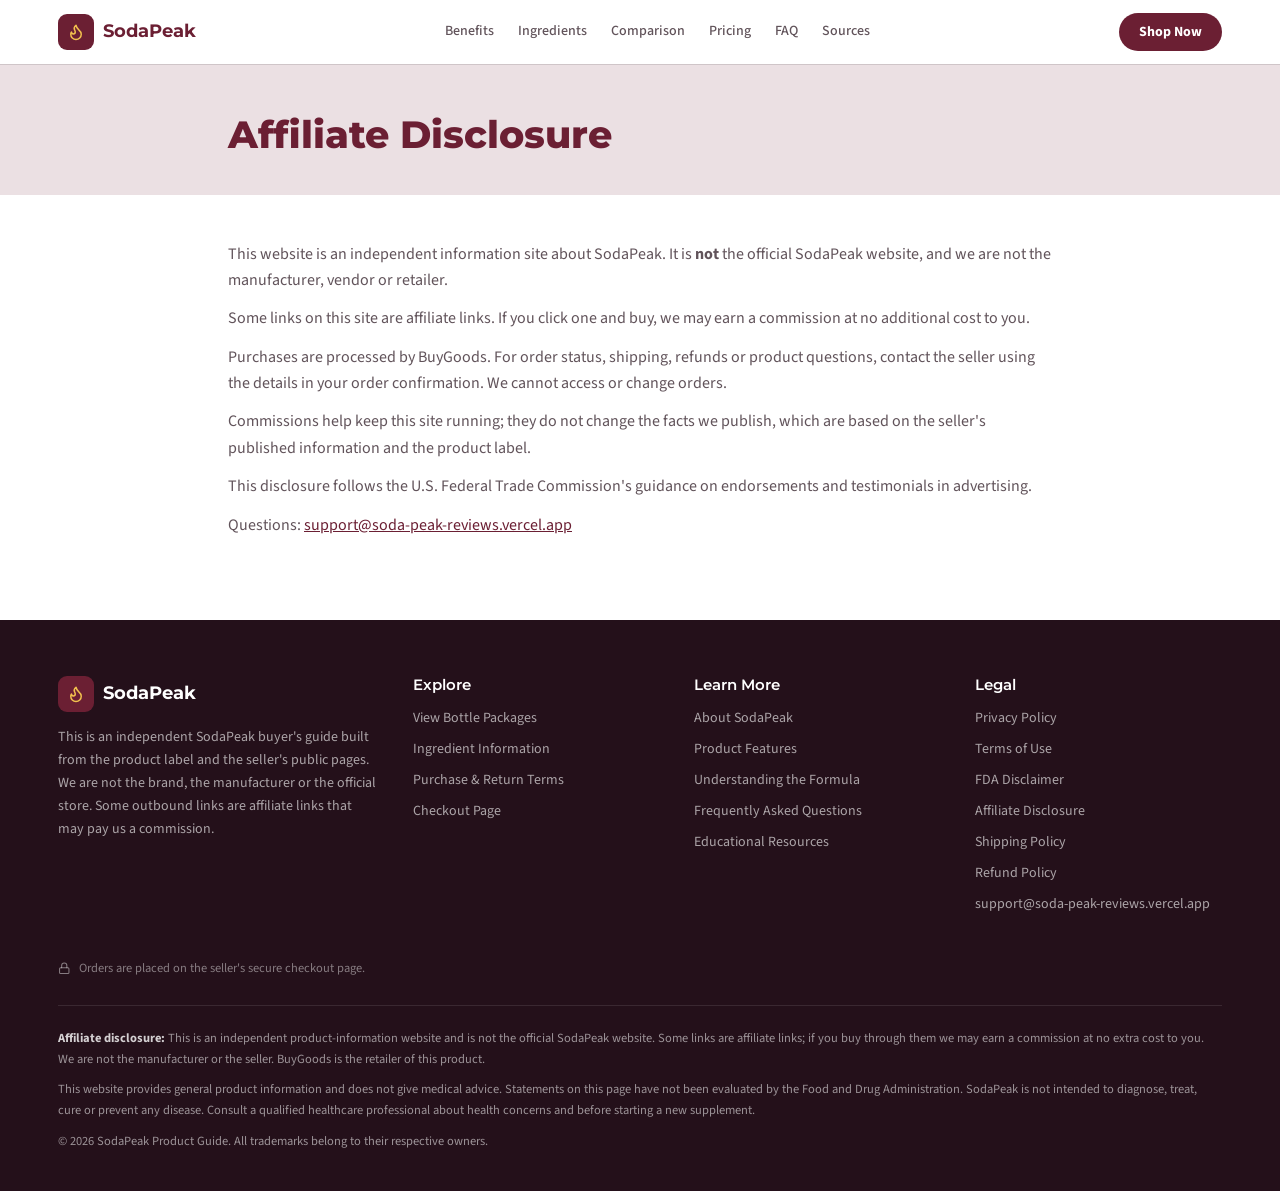
<file: affiliate-disclosure/index.html>
<!DOCTYPE html>
<html lang="en-US">
<head>
<meta charset="UTF-8">
<meta name="viewport" content="width=device-width, initial-scale=1.0">
<title>Affiliate Disclosure | SodaPeak Product Guide</title>
<meta name="description" content="Affiliate Disclosure for the independent SodaPeak product-information website.">
<meta name="robots" content="index, follow, max-image-preview:large">
<link rel="canonical" href="https://soda-peak-reviews.vercel.app/affiliate-disclosure/">
<link rel="alternate" hreflang="en-us" href="https://soda-peak-reviews.vercel.app/affiliate-disclosure/">
<meta name="theme-color" content="#FFFFFF">
<link rel="icon" href="../favicon.svg" type="image/svg+xml">
<meta property="og:type" content="website">
<meta property="og:locale" content="en_US">
<meta property="og:site_name" content="SodaPeak Product Guide">
<meta property="og:title" content="Affiliate Disclosure | SodaPeak Product Guide">
<meta property="og:description" content="Affiliate Disclosure for the independent SodaPeak product-information website.">
<meta property="og:url" content="https://soda-peak-reviews.vercel.app/affiliate-disclosure/">
<meta name="twitter:card" content="summary_large_image">
<meta name="twitter:title" content="Affiliate Disclosure | SodaPeak Product Guide">
<meta name="twitter:description" content="Affiliate Disclosure for the independent SodaPeak product-information website.">
<link rel="preconnect" href="https://fonts.googleapis.com">
<link rel="preconnect" href="https://fonts.gstatic.com" crossorigin>
<link rel="stylesheet" href="https://fonts.googleapis.com/css2?family=Montserrat:wght@400;500;600;700;800&family=Source+Sans+3:wght@400;500;600;700;800&display=swap">
<link rel="stylesheet" href="/assets/style.css">
</head>
<body class="has-sticky">
<header class="site-header"><div class="wrap hd"><a class="logo" href="../"><span class="logo-ic"><svg class="ic" viewBox="0 0 24 24" aria-hidden="true"><path d="M8.5 14.5A2.5 2.5 0 0 0 11 12c0-1.38-.5-2-1-3-1.07-2.14-.22-4.05 2-6 .5 2.5 2 4.9 4 6.5 2 1.6 3 3.5 3 5.5a7 7 0 1 1-14 0c0-1.15.43-2.29 1-3a2.5 2.5 0 0 0 2.5 2.5z"/></svg></span><span class="logo-tx">SodaPeak</span></a><nav class="nav"><a href="../#benefits">Benefits</a><a href="../#ingredients">Ingredients</a><a href="../#comparison">Comparison</a><a href="../#pricing">Pricing</a><a href="../#faq">FAQ</a><a href="../#sources">Sources</a></nav><a href="/order/" rel="nofollow sponsored noopener" class="btn btn-main">Shop Now</a></div><nav class="mnav" aria-label="Sections"><a href="../#benefits">Benefits</a><a href="../#ingredients">Ingredients</a><a href="../#comparison">Comparison</a><a href="../#pricing">Pricing</a><a href="../#faq">FAQ</a><a href="../#sources">Sources</a></nav></header><main><section class="page-hero"><div class="wrap narrow"><h1>Affiliate Disclosure</h1></div></section><section class="legal"><div class="wrap narrow"><p>This website is an independent information site about SodaPeak. It is <strong>not</strong> the official SodaPeak website, and we are not the manufacturer, vendor or retailer.</p><p>Some links on this site are affiliate links. If you click one and buy, we may earn a commission at no additional cost to you.</p><p>Purchases are processed by BuyGoods. For order status, shipping, refunds or product questions, contact the seller using the details in your order confirmation. We cannot access or change orders.</p><p>Commissions help keep this site running; they do not change the facts we publish, which are based on the seller's published information and the product label.</p><p>This disclosure follows the U.S. Federal Trade Commission's guidance on endorsements and testimonials in advertising.</p><p>Questions: <a href="mailto:support@soda-peak-reviews.vercel.app">support@soda-peak-reviews.vercel.app</a></p></div></section></main><footer><div class="wrap"><div class="fgrid"><div><a class="logo" href="../"><span class="logo-ic"><svg class="ic" viewBox="0 0 24 24" aria-hidden="true"><path d="M8.5 14.5A2.5 2.5 0 0 0 11 12c0-1.38-.5-2-1-3-1.07-2.14-.22-4.05 2-6 .5 2.5 2 4.9 4 6.5 2 1.6 3 3.5 3 5.5a7 7 0 1 1-14 0c0-1.15.43-2.29 1-3a2.5 2.5 0 0 0 2.5 2.5z"/></svg></span><span class="logo-tx">SodaPeak</span></a><p class="about">This is an independent SodaPeak buyer&#39;s guide built from the product label and the seller&#39;s public pages. We are not the brand, the manufacturer or the official store. Some outbound links are affiliate links that may pay us a commission.</p></div><div><h4>Explore</h4><ul><li><a href="../#pricing">View Bottle Packages</a></li><li><a href="../#ingredients">Ingredient Information</a></li><li><a href="../#guarantee">Purchase & Return Terms</a></li><li><a href="/order/" rel="nofollow sponsored noopener">Checkout Page</a></li></ul></div><div><h4>Learn More</h4><ul><li><a href="../#what-is">About SodaPeak</a></li><li><a href="../#benefits">Product Features</a></li><li><a href="../#how-it-works">Understanding the Formula</a></li><li><a href="../#faq">Frequently Asked Questions</a></li><li><a href="../#sources">Educational Resources</a></li></ul></div><div><h4>Legal</h4><ul><li><a href="../privacy-policy/">Privacy Policy</a></li><li><a href="../terms-of-use/">Terms of Use</a></li><li><a href="../fda-disclaimer/">FDA Disclaimer</a></li><li><a href="../affiliate-disclosure/">Affiliate Disclosure</a></li><li><a href="../shipping-policy/">Shipping Policy</a></li><li><a href="../refund-policy/">Refund Policy</a></li><li><a href="mailto:support@soda-peak-reviews.vercel.app">support@soda-peak-reviews.vercel.app</a></li></ul></div></div><div class="secure"><svg class="ic" viewBox="0 0 24 24" aria-hidden="true"><rect x="3" y="11" width="18" height="11" rx="2"/><path d="M7 11V7a5 5 0 0 1 10 0v4"/></svg> Orders are placed on the seller's secure checkout page.</div><div class="fbottom"><p><b>Affiliate disclosure:</b> This is an independent product-information website and is not the official SodaPeak website. Some links are affiliate links; if you buy through them we may earn a commission at no extra cost to you. We are not the manufacturer or the seller. BuyGoods is the retailer of this product.</p><p>This website provides general product information and does not give medical advice. Statements on this page have not been evaluated by the Food and Drug Administration. SodaPeak is not intended to diagnose, treat, cure or prevent any disease. Consult a qualified healthcare professional about health concerns and before starting a new supplement.</p><p>&copy; 2026 SodaPeak Product Guide. All trademarks belong to their respective owners.</p></div></div></footer><div class="sticky"><a href="/order/" rel="nofollow sponsored noopener" class="btn btn-accent">Check SodaPeak Availability</a></div>
</body>
</html>
</file>
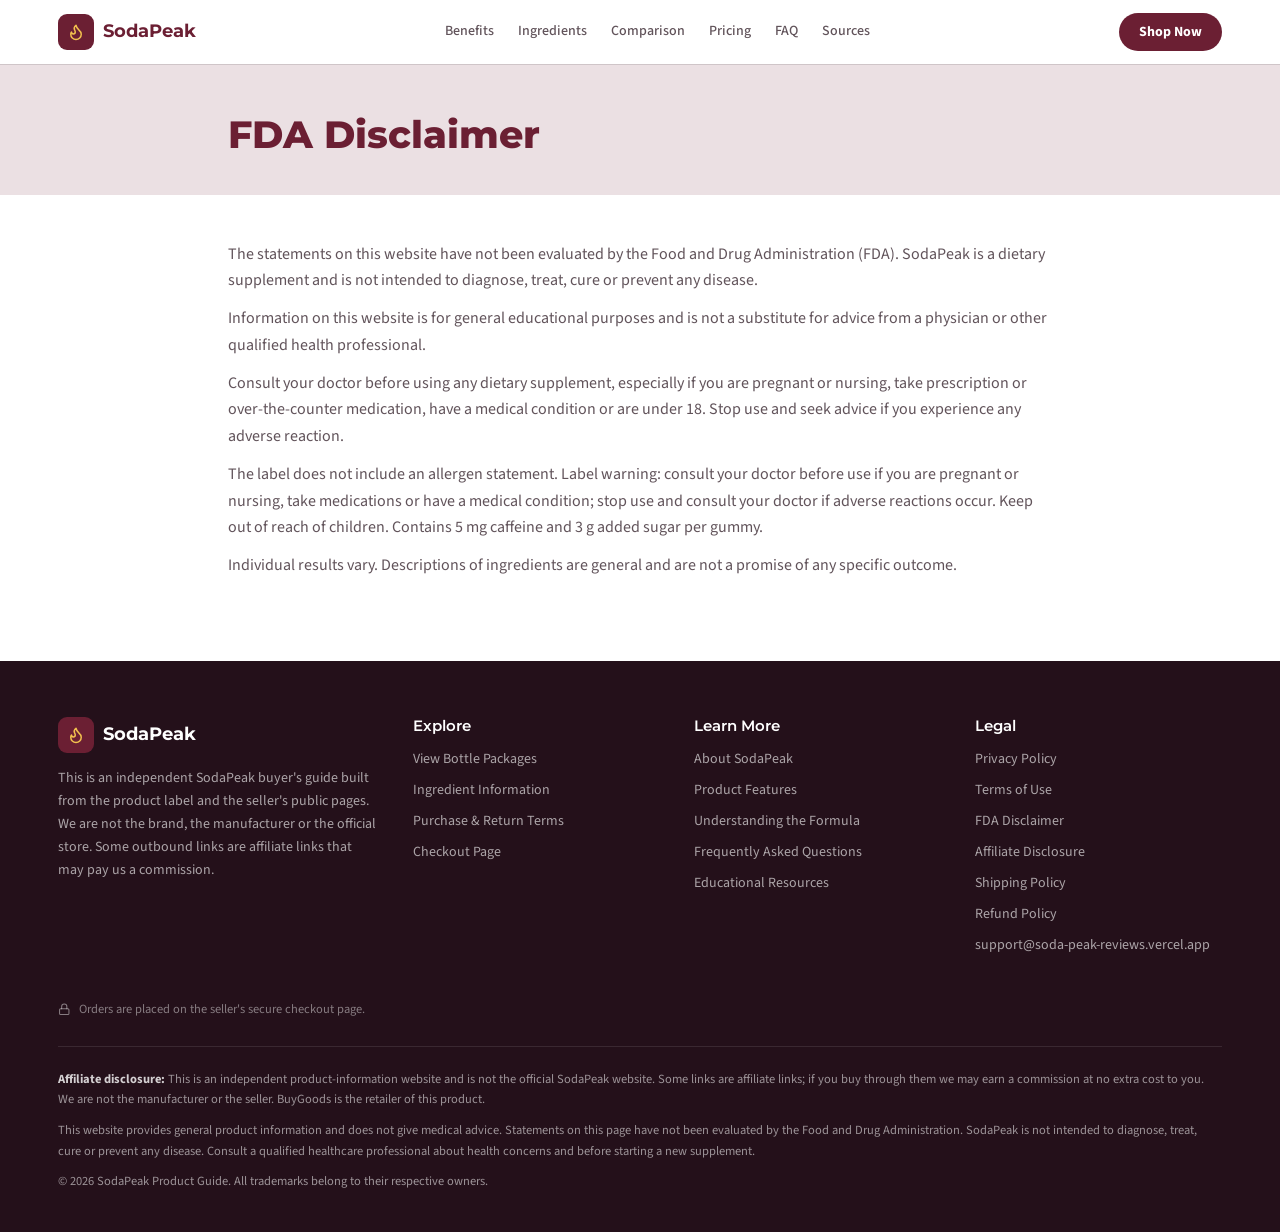
<file: fda-disclaimer/index.html>
<!DOCTYPE html>
<html lang="en-US">
<head>
<meta charset="UTF-8">
<meta name="viewport" content="width=device-width, initial-scale=1.0">
<title>FDA Disclaimer | SodaPeak Product Guide</title>
<meta name="description" content="FDA Disclaimer for the independent SodaPeak product-information website.">
<meta name="robots" content="index, follow, max-image-preview:large">
<link rel="canonical" href="https://soda-peak-reviews.vercel.app/fda-disclaimer/">
<link rel="alternate" hreflang="en-us" href="https://soda-peak-reviews.vercel.app/fda-disclaimer/">
<meta name="theme-color" content="#FFFFFF">
<link rel="icon" href="../favicon.svg" type="image/svg+xml">
<meta property="og:type" content="website">
<meta property="og:locale" content="en_US">
<meta property="og:site_name" content="SodaPeak Product Guide">
<meta property="og:title" content="FDA Disclaimer | SodaPeak Product Guide">
<meta property="og:description" content="FDA Disclaimer for the independent SodaPeak product-information website.">
<meta property="og:url" content="https://soda-peak-reviews.vercel.app/fda-disclaimer/">
<meta name="twitter:card" content="summary_large_image">
<meta name="twitter:title" content="FDA Disclaimer | SodaPeak Product Guide">
<meta name="twitter:description" content="FDA Disclaimer for the independent SodaPeak product-information website.">
<link rel="preconnect" href="https://fonts.googleapis.com">
<link rel="preconnect" href="https://fonts.gstatic.com" crossorigin>
<link rel="stylesheet" href="https://fonts.googleapis.com/css2?family=Montserrat:wght@400;500;600;700;800&family=Source+Sans+3:wght@400;500;600;700;800&display=swap">
<link rel="stylesheet" href="/assets/style.css">
</head>
<body class="has-sticky">
<header class="site-header"><div class="wrap hd"><a class="logo" href="../"><span class="logo-ic"><svg class="ic" viewBox="0 0 24 24" aria-hidden="true"><path d="M8.5 14.5A2.5 2.5 0 0 0 11 12c0-1.38-.5-2-1-3-1.07-2.14-.22-4.05 2-6 .5 2.5 2 4.9 4 6.5 2 1.6 3 3.5 3 5.5a7 7 0 1 1-14 0c0-1.15.43-2.29 1-3a2.5 2.5 0 0 0 2.5 2.5z"/></svg></span><span class="logo-tx">SodaPeak</span></a><nav class="nav"><a href="../#benefits">Benefits</a><a href="../#ingredients">Ingredients</a><a href="../#comparison">Comparison</a><a href="../#pricing">Pricing</a><a href="../#faq">FAQ</a><a href="../#sources">Sources</a></nav><a href="/order/" rel="nofollow sponsored noopener" class="btn btn-main">Shop Now</a></div><nav class="mnav" aria-label="Sections"><a href="../#benefits">Benefits</a><a href="../#ingredients">Ingredients</a><a href="../#comparison">Comparison</a><a href="../#pricing">Pricing</a><a href="../#faq">FAQ</a><a href="../#sources">Sources</a></nav></header><main><section class="page-hero"><div class="wrap narrow"><h1>FDA Disclaimer</h1></div></section><section class="legal"><div class="wrap narrow"><p>The statements on this website have not been evaluated by the Food and Drug Administration (FDA). SodaPeak is a dietary supplement and is not intended to diagnose, treat, cure or prevent any disease.</p><p>Information on this website is for general educational purposes and is not a substitute for advice from a physician or other qualified health professional.</p><p>Consult your doctor before using any dietary supplement, especially if you are pregnant or nursing, take prescription or over-the-counter medication, have a medical condition or are under 18. Stop use and seek advice if you experience any adverse reaction.</p><p>The label does not include an allergen statement. Label warning: consult your doctor before use if you are pregnant or nursing, take medications or have a medical condition; stop use and consult your doctor if adverse reactions occur. Keep out of reach of children. Contains 5 mg caffeine and 3 g added sugar per gummy.</p><p>Individual results vary. Descriptions of ingredients are general and are not a promise of any specific outcome.</p></div></section></main><footer><div class="wrap"><div class="fgrid"><div><a class="logo" href="../"><span class="logo-ic"><svg class="ic" viewBox="0 0 24 24" aria-hidden="true"><path d="M8.5 14.5A2.5 2.5 0 0 0 11 12c0-1.38-.5-2-1-3-1.07-2.14-.22-4.05 2-6 .5 2.5 2 4.9 4 6.5 2 1.6 3 3.5 3 5.5a7 7 0 1 1-14 0c0-1.15.43-2.29 1-3a2.5 2.5 0 0 0 2.5 2.5z"/></svg></span><span class="logo-tx">SodaPeak</span></a><p class="about">This is an independent SodaPeak buyer&#39;s guide built from the product label and the seller&#39;s public pages. We are not the brand, the manufacturer or the official store. Some outbound links are affiliate links that may pay us a commission.</p></div><div><h4>Explore</h4><ul><li><a href="../#pricing">View Bottle Packages</a></li><li><a href="../#ingredients">Ingredient Information</a></li><li><a href="../#guarantee">Purchase & Return Terms</a></li><li><a href="/order/" rel="nofollow sponsored noopener">Checkout Page</a></li></ul></div><div><h4>Learn More</h4><ul><li><a href="../#what-is">About SodaPeak</a></li><li><a href="../#benefits">Product Features</a></li><li><a href="../#how-it-works">Understanding the Formula</a></li><li><a href="../#faq">Frequently Asked Questions</a></li><li><a href="../#sources">Educational Resources</a></li></ul></div><div><h4>Legal</h4><ul><li><a href="../privacy-policy/">Privacy Policy</a></li><li><a href="../terms-of-use/">Terms of Use</a></li><li><a href="../fda-disclaimer/">FDA Disclaimer</a></li><li><a href="../affiliate-disclosure/">Affiliate Disclosure</a></li><li><a href="../shipping-policy/">Shipping Policy</a></li><li><a href="../refund-policy/">Refund Policy</a></li><li><a href="mailto:support@soda-peak-reviews.vercel.app">support@soda-peak-reviews.vercel.app</a></li></ul></div></div><div class="secure"><svg class="ic" viewBox="0 0 24 24" aria-hidden="true"><rect x="3" y="11" width="18" height="11" rx="2"/><path d="M7 11V7a5 5 0 0 1 10 0v4"/></svg> Orders are placed on the seller's secure checkout page.</div><div class="fbottom"><p><b>Affiliate disclosure:</b> This is an independent product-information website and is not the official SodaPeak website. Some links are affiliate links; if you buy through them we may earn a commission at no extra cost to you. We are not the manufacturer or the seller. BuyGoods is the retailer of this product.</p><p>This website provides general product information and does not give medical advice. Statements on this page have not been evaluated by the Food and Drug Administration. SodaPeak is not intended to diagnose, treat, cure or prevent any disease. Consult a qualified healthcare professional about health concerns and before starting a new supplement.</p><p>&copy; 2026 SodaPeak Product Guide. All trademarks belong to their respective owners.</p></div></div></footer><div class="sticky"><a href="/order/" rel="nofollow sponsored noopener" class="btn btn-accent">Check SodaPeak Availability</a></div>
</body>
</html>
</file>
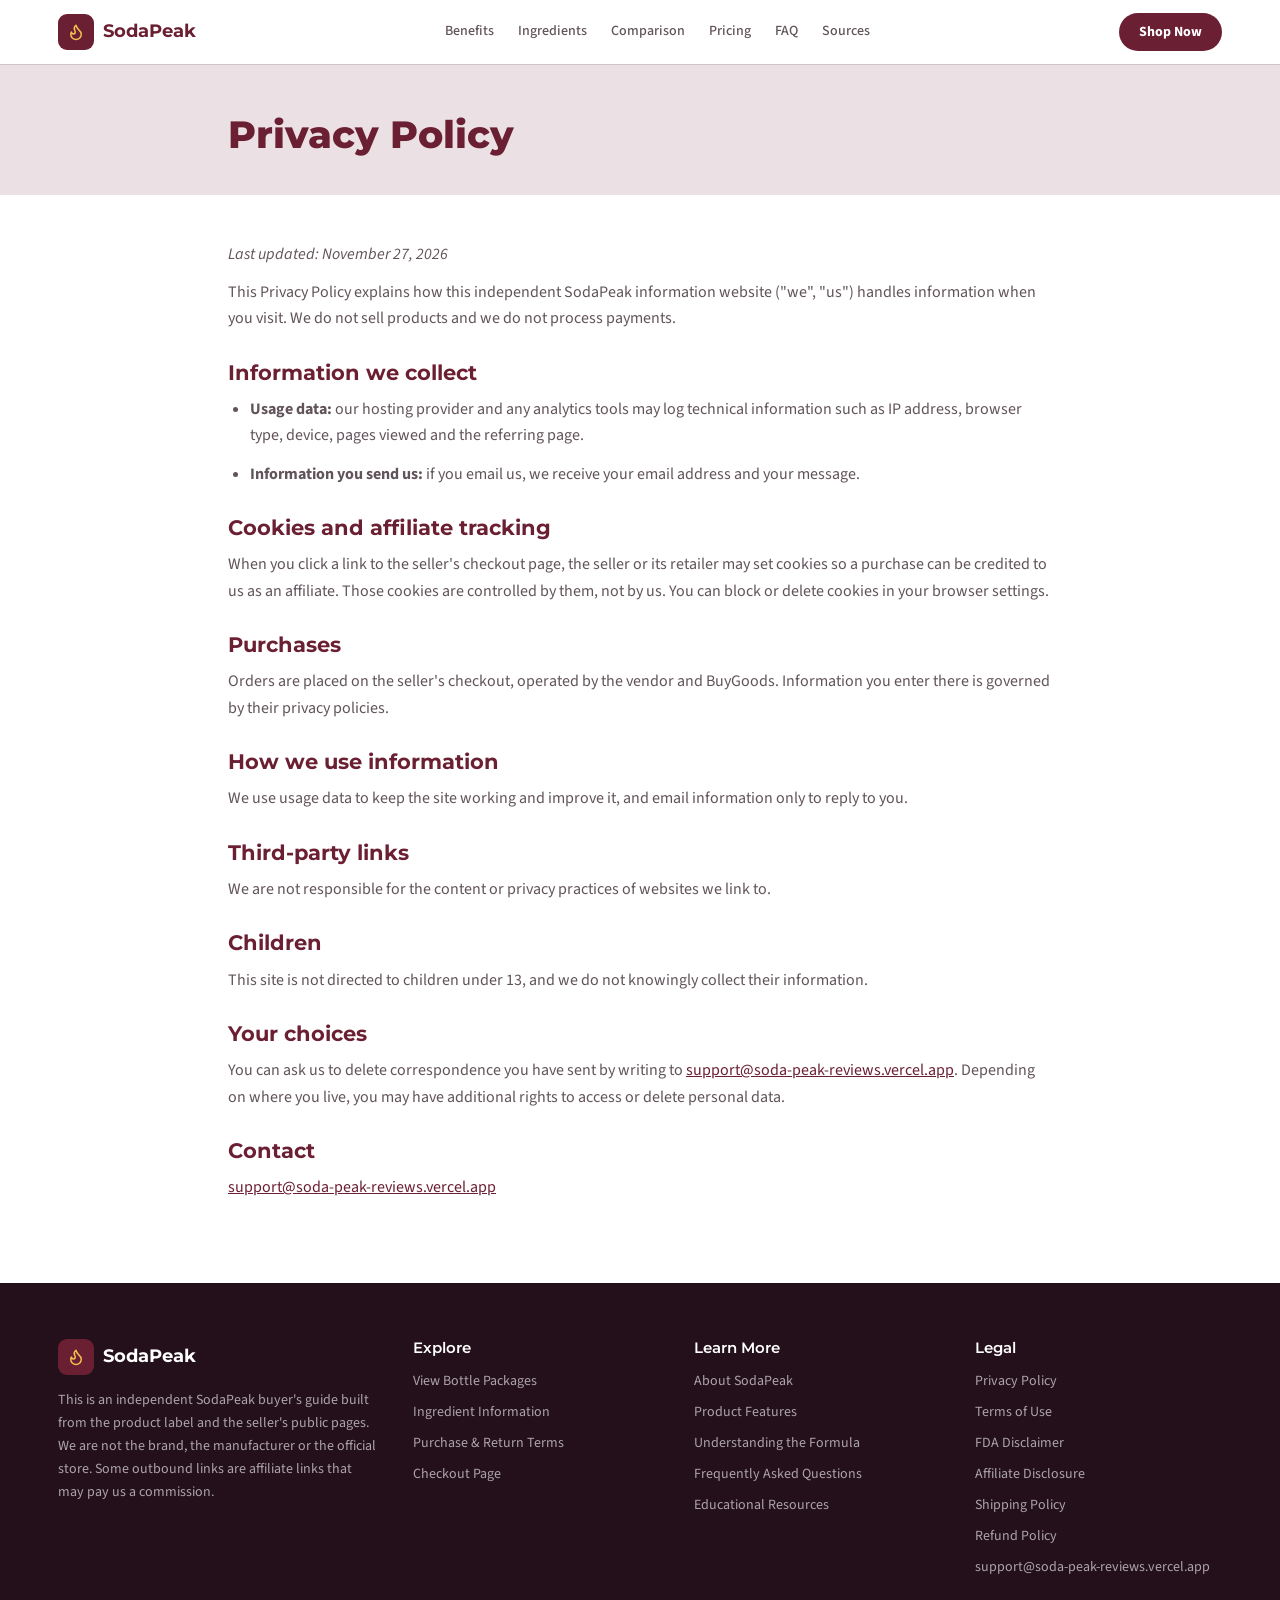
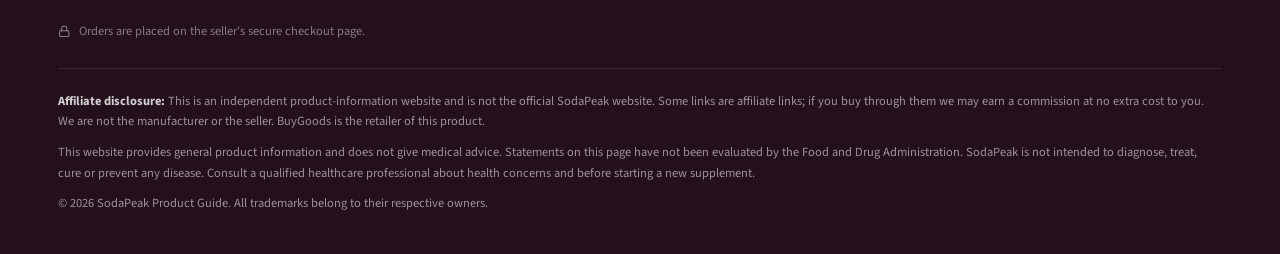
<file: privacy-policy/index.html>
<!DOCTYPE html>
<html lang="en-US">
<head>
<meta charset="UTF-8">
<meta name="viewport" content="width=device-width, initial-scale=1.0">
<title>Privacy Policy | SodaPeak Product Guide</title>
<meta name="description" content="Privacy Policy for the independent SodaPeak product-information website.">
<meta name="robots" content="index, follow, max-image-preview:large">
<link rel="canonical" href="https://soda-peak-reviews.vercel.app/privacy-policy/">
<link rel="alternate" hreflang="en-us" href="https://soda-peak-reviews.vercel.app/privacy-policy/">
<meta name="theme-color" content="#FFFFFF">
<link rel="icon" href="../favicon.svg" type="image/svg+xml">
<meta property="og:type" content="website">
<meta property="og:locale" content="en_US">
<meta property="og:site_name" content="SodaPeak Product Guide">
<meta property="og:title" content="Privacy Policy | SodaPeak Product Guide">
<meta property="og:description" content="Privacy Policy for the independent SodaPeak product-information website.">
<meta property="og:url" content="https://soda-peak-reviews.vercel.app/privacy-policy/">
<meta name="twitter:card" content="summary_large_image">
<meta name="twitter:title" content="Privacy Policy | SodaPeak Product Guide">
<meta name="twitter:description" content="Privacy Policy for the independent SodaPeak product-information website.">
<link rel="preconnect" href="https://fonts.googleapis.com">
<link rel="preconnect" href="https://fonts.gstatic.com" crossorigin>
<link rel="stylesheet" href="https://fonts.googleapis.com/css2?family=Montserrat:wght@400;500;600;700;800&family=Source+Sans+3:wght@400;500;600;700;800&display=swap">
<link rel="stylesheet" href="/assets/style.css">
</head>
<body class="has-sticky">
<header class="site-header"><div class="wrap hd"><a class="logo" href="../"><span class="logo-ic"><svg class="ic" viewBox="0 0 24 24" aria-hidden="true"><path d="M8.5 14.5A2.5 2.5 0 0 0 11 12c0-1.38-.5-2-1-3-1.07-2.14-.22-4.05 2-6 .5 2.5 2 4.9 4 6.5 2 1.6 3 3.5 3 5.5a7 7 0 1 1-14 0c0-1.15.43-2.29 1-3a2.5 2.5 0 0 0 2.5 2.5z"/></svg></span><span class="logo-tx">SodaPeak</span></a><nav class="nav"><a href="../#benefits">Benefits</a><a href="../#ingredients">Ingredients</a><a href="../#comparison">Comparison</a><a href="../#pricing">Pricing</a><a href="../#faq">FAQ</a><a href="../#sources">Sources</a></nav><a href="/order/" rel="nofollow sponsored noopener" class="btn btn-main">Shop Now</a></div><nav class="mnav" aria-label="Sections"><a href="../#benefits">Benefits</a><a href="../#ingredients">Ingredients</a><a href="../#comparison">Comparison</a><a href="../#pricing">Pricing</a><a href="../#faq">FAQ</a><a href="../#sources">Sources</a></nav></header><main><section class="page-hero"><div class="wrap narrow"><h1>Privacy Policy</h1></div></section><section class="legal"><div class="wrap narrow"><p><em>Last updated: November 27, 2026</em></p><p>This Privacy Policy explains how this independent SodaPeak information website ("we", "us") handles information when you visit. We do not sell products and we do not process payments.</p><h2>Information we collect</h2><ul><li><strong>Usage data:</strong> our hosting provider and any analytics tools may log technical information such as IP address, browser type, device, pages viewed and the referring page.</li><li><strong>Information you send us:</strong> if you email us, we receive your email address and your message.</li></ul><h2>Cookies and affiliate tracking</h2><p>When you click a link to the seller's checkout page, the seller or its retailer may set cookies so a purchase can be credited to us as an affiliate. Those cookies are controlled by them, not by us. You can block or delete cookies in your browser settings.</p><h2>Purchases</h2><p>Orders are placed on the seller's checkout, operated by the vendor and BuyGoods. Information you enter there is governed by their privacy policies.</p><h2>How we use information</h2><p>We use usage data to keep the site working and improve it, and email information only to reply to you.</p><h2>Third-party links</h2><p>We are not responsible for the content or privacy practices of websites we link to.</p><h2>Children</h2><p>This site is not directed to children under 13, and we do not knowingly collect their information.</p><h2>Your choices</h2><p>You can ask us to delete correspondence you have sent by writing to <a href="mailto:support@soda-peak-reviews.vercel.app">support@soda-peak-reviews.vercel.app</a>. Depending on where you live, you may have additional rights to access or delete personal data.</p><h2>Contact</h2><p><a href="mailto:support@soda-peak-reviews.vercel.app">support@soda-peak-reviews.vercel.app</a></p></div></section></main><footer><div class="wrap"><div class="fgrid"><div><a class="logo" href="../"><span class="logo-ic"><svg class="ic" viewBox="0 0 24 24" aria-hidden="true"><path d="M8.5 14.5A2.5 2.5 0 0 0 11 12c0-1.38-.5-2-1-3-1.07-2.14-.22-4.05 2-6 .5 2.5 2 4.9 4 6.5 2 1.6 3 3.5 3 5.5a7 7 0 1 1-14 0c0-1.15.43-2.29 1-3a2.5 2.5 0 0 0 2.5 2.5z"/></svg></span><span class="logo-tx">SodaPeak</span></a><p class="about">This is an independent SodaPeak buyer&#39;s guide built from the product label and the seller&#39;s public pages. We are not the brand, the manufacturer or the official store. Some outbound links are affiliate links that may pay us a commission.</p></div><div><h4>Explore</h4><ul><li><a href="../#pricing">View Bottle Packages</a></li><li><a href="../#ingredients">Ingredient Information</a></li><li><a href="../#guarantee">Purchase & Return Terms</a></li><li><a href="/order/" rel="nofollow sponsored noopener">Checkout Page</a></li></ul></div><div><h4>Learn More</h4><ul><li><a href="../#what-is">About SodaPeak</a></li><li><a href="../#benefits">Product Features</a></li><li><a href="../#how-it-works">Understanding the Formula</a></li><li><a href="../#faq">Frequently Asked Questions</a></li><li><a href="../#sources">Educational Resources</a></li></ul></div><div><h4>Legal</h4><ul><li><a href="../privacy-policy/">Privacy Policy</a></li><li><a href="../terms-of-use/">Terms of Use</a></li><li><a href="../fda-disclaimer/">FDA Disclaimer</a></li><li><a href="../affiliate-disclosure/">Affiliate Disclosure</a></li><li><a href="../shipping-policy/">Shipping Policy</a></li><li><a href="../refund-policy/">Refund Policy</a></li><li><a href="mailto:support@soda-peak-reviews.vercel.app">support@soda-peak-reviews.vercel.app</a></li></ul></div></div><div class="secure"><svg class="ic" viewBox="0 0 24 24" aria-hidden="true"><rect x="3" y="11" width="18" height="11" rx="2"/><path d="M7 11V7a5 5 0 0 1 10 0v4"/></svg> Orders are placed on the seller's secure checkout page.</div><div class="fbottom"><p><b>Affiliate disclosure:</b> This is an independent product-information website and is not the official SodaPeak website. Some links are affiliate links; if you buy through them we may earn a commission at no extra cost to you. We are not the manufacturer or the seller. BuyGoods is the retailer of this product.</p><p>This website provides general product information and does not give medical advice. Statements on this page have not been evaluated by the Food and Drug Administration. SodaPeak is not intended to diagnose, treat, cure or prevent any disease. Consult a qualified healthcare professional about health concerns and before starting a new supplement.</p><p>&copy; 2026 SodaPeak Product Guide. All trademarks belong to their respective owners.</p></div></div></footer><div class="sticky"><a href="/order/" rel="nofollow sponsored noopener" class="btn btn-accent">Check SodaPeak Availability</a></div>
</body>
</html>
</file>
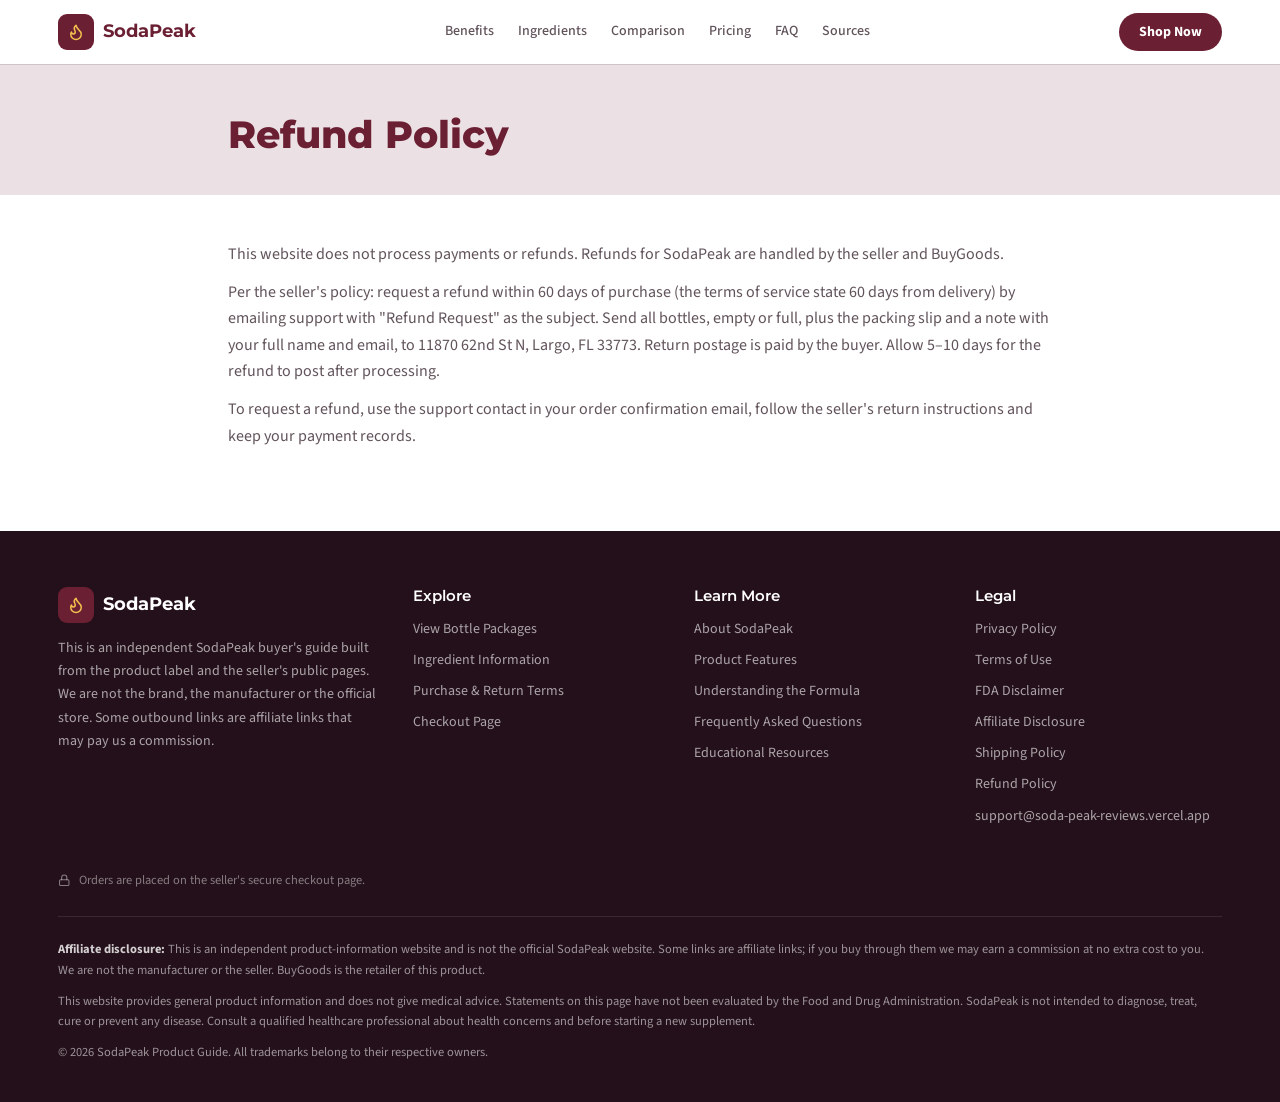
<file: refund-policy/index.html>
<!DOCTYPE html>
<html lang="en-US">
<head>
<meta charset="UTF-8">
<meta name="viewport" content="width=device-width, initial-scale=1.0">
<title>Refund Policy | SodaPeak Product Guide</title>
<meta name="description" content="Refund Policy for the independent SodaPeak product-information website.">
<meta name="robots" content="index, follow, max-image-preview:large">
<link rel="canonical" href="https://soda-peak-reviews.vercel.app/refund-policy/">
<link rel="alternate" hreflang="en-us" href="https://soda-peak-reviews.vercel.app/refund-policy/">
<meta name="theme-color" content="#FFFFFF">
<link rel="icon" href="../favicon.svg" type="image/svg+xml">
<meta property="og:type" content="website">
<meta property="og:locale" content="en_US">
<meta property="og:site_name" content="SodaPeak Product Guide">
<meta property="og:title" content="Refund Policy | SodaPeak Product Guide">
<meta property="og:description" content="Refund Policy for the independent SodaPeak product-information website.">
<meta property="og:url" content="https://soda-peak-reviews.vercel.app/refund-policy/">
<meta name="twitter:card" content="summary_large_image">
<meta name="twitter:title" content="Refund Policy | SodaPeak Product Guide">
<meta name="twitter:description" content="Refund Policy for the independent SodaPeak product-information website.">
<link rel="preconnect" href="https://fonts.googleapis.com">
<link rel="preconnect" href="https://fonts.gstatic.com" crossorigin>
<link rel="stylesheet" href="https://fonts.googleapis.com/css2?family=Montserrat:wght@400;500;600;700;800&family=Source+Sans+3:wght@400;500;600;700;800&display=swap">
<link rel="stylesheet" href="/assets/style.css">
</head>
<body class="has-sticky">
<header class="site-header"><div class="wrap hd"><a class="logo" href="../"><span class="logo-ic"><svg class="ic" viewBox="0 0 24 24" aria-hidden="true"><path d="M8.5 14.5A2.5 2.5 0 0 0 11 12c0-1.38-.5-2-1-3-1.07-2.14-.22-4.05 2-6 .5 2.5 2 4.9 4 6.5 2 1.6 3 3.5 3 5.5a7 7 0 1 1-14 0c0-1.15.43-2.29 1-3a2.5 2.5 0 0 0 2.5 2.5z"/></svg></span><span class="logo-tx">SodaPeak</span></a><nav class="nav"><a href="../#benefits">Benefits</a><a href="../#ingredients">Ingredients</a><a href="../#comparison">Comparison</a><a href="../#pricing">Pricing</a><a href="../#faq">FAQ</a><a href="../#sources">Sources</a></nav><a href="/order/" rel="nofollow sponsored noopener" class="btn btn-main">Shop Now</a></div><nav class="mnav" aria-label="Sections"><a href="../#benefits">Benefits</a><a href="../#ingredients">Ingredients</a><a href="../#comparison">Comparison</a><a href="../#pricing">Pricing</a><a href="../#faq">FAQ</a><a href="../#sources">Sources</a></nav></header><main><section class="page-hero"><div class="wrap narrow"><h1>Refund Policy</h1></div></section><section class="legal"><div class="wrap narrow"><p>This website does not process payments or refunds. Refunds for SodaPeak are handled by the seller and BuyGoods.</p><p>Per the seller&#39;s policy: request a refund within 60 days of purchase (the terms of service state 60 days from delivery) by emailing support with &quot;Refund Request&quot; as the subject. Send all bottles, empty or full, plus the packing slip and a note with your full name and email, to 11870 62nd St N, Largo, FL 33773. Return postage is paid by the buyer. Allow 5–10 days for the refund to post after processing.</p><p>To request a refund, use the support contact in your order confirmation email, follow the seller's return instructions and keep your payment records.</p></div></section></main><footer><div class="wrap"><div class="fgrid"><div><a class="logo" href="../"><span class="logo-ic"><svg class="ic" viewBox="0 0 24 24" aria-hidden="true"><path d="M8.5 14.5A2.5 2.5 0 0 0 11 12c0-1.38-.5-2-1-3-1.07-2.14-.22-4.05 2-6 .5 2.5 2 4.9 4 6.5 2 1.6 3 3.5 3 5.5a7 7 0 1 1-14 0c0-1.15.43-2.29 1-3a2.5 2.5 0 0 0 2.5 2.5z"/></svg></span><span class="logo-tx">SodaPeak</span></a><p class="about">This is an independent SodaPeak buyer&#39;s guide built from the product label and the seller&#39;s public pages. We are not the brand, the manufacturer or the official store. Some outbound links are affiliate links that may pay us a commission.</p></div><div><h4>Explore</h4><ul><li><a href="../#pricing">View Bottle Packages</a></li><li><a href="../#ingredients">Ingredient Information</a></li><li><a href="../#guarantee">Purchase & Return Terms</a></li><li><a href="/order/" rel="nofollow sponsored noopener">Checkout Page</a></li></ul></div><div><h4>Learn More</h4><ul><li><a href="../#what-is">About SodaPeak</a></li><li><a href="../#benefits">Product Features</a></li><li><a href="../#how-it-works">Understanding the Formula</a></li><li><a href="../#faq">Frequently Asked Questions</a></li><li><a href="../#sources">Educational Resources</a></li></ul></div><div><h4>Legal</h4><ul><li><a href="../privacy-policy/">Privacy Policy</a></li><li><a href="../terms-of-use/">Terms of Use</a></li><li><a href="../fda-disclaimer/">FDA Disclaimer</a></li><li><a href="../affiliate-disclosure/">Affiliate Disclosure</a></li><li><a href="../shipping-policy/">Shipping Policy</a></li><li><a href="../refund-policy/">Refund Policy</a></li><li><a href="mailto:support@soda-peak-reviews.vercel.app">support@soda-peak-reviews.vercel.app</a></li></ul></div></div><div class="secure"><svg class="ic" viewBox="0 0 24 24" aria-hidden="true"><rect x="3" y="11" width="18" height="11" rx="2"/><path d="M7 11V7a5 5 0 0 1 10 0v4"/></svg> Orders are placed on the seller's secure checkout page.</div><div class="fbottom"><p><b>Affiliate disclosure:</b> This is an independent product-information website and is not the official SodaPeak website. Some links are affiliate links; if you buy through them we may earn a commission at no extra cost to you. We are not the manufacturer or the seller. BuyGoods is the retailer of this product.</p><p>This website provides general product information and does not give medical advice. Statements on this page have not been evaluated by the Food and Drug Administration. SodaPeak is not intended to diagnose, treat, cure or prevent any disease. Consult a qualified healthcare professional about health concerns and before starting a new supplement.</p><p>&copy; 2026 SodaPeak Product Guide. All trademarks belong to their respective owners.</p></div></div></footer><div class="sticky"><a href="/order/" rel="nofollow sponsored noopener" class="btn btn-accent">Check SodaPeak Availability</a></div>
</body>
</html>
</file>
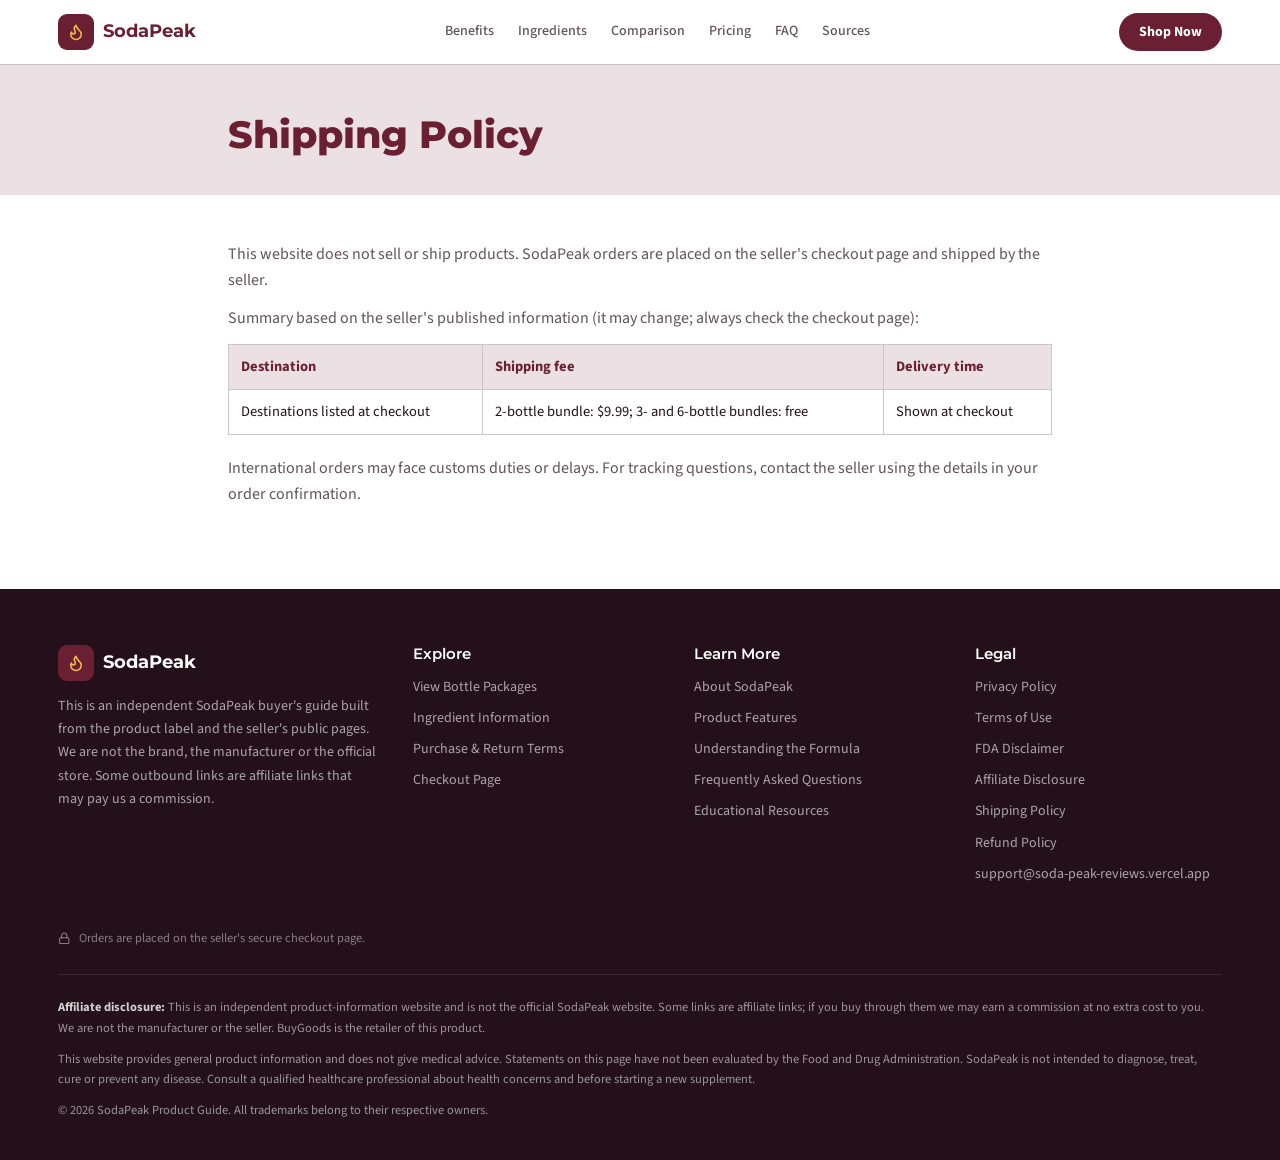
<file: shipping-policy/index.html>
<!DOCTYPE html>
<html lang="en-US">
<head>
<meta charset="UTF-8">
<meta name="viewport" content="width=device-width, initial-scale=1.0">
<title>Shipping Policy | SodaPeak Product Guide</title>
<meta name="description" content="Shipping Policy for the independent SodaPeak product-information website.">
<meta name="robots" content="index, follow, max-image-preview:large">
<link rel="canonical" href="https://soda-peak-reviews.vercel.app/shipping-policy/">
<link rel="alternate" hreflang="en-us" href="https://soda-peak-reviews.vercel.app/shipping-policy/">
<meta name="theme-color" content="#FFFFFF">
<link rel="icon" href="../favicon.svg" type="image/svg+xml">
<meta property="og:type" content="website">
<meta property="og:locale" content="en_US">
<meta property="og:site_name" content="SodaPeak Product Guide">
<meta property="og:title" content="Shipping Policy | SodaPeak Product Guide">
<meta property="og:description" content="Shipping Policy for the independent SodaPeak product-information website.">
<meta property="og:url" content="https://soda-peak-reviews.vercel.app/shipping-policy/">
<meta name="twitter:card" content="summary_large_image">
<meta name="twitter:title" content="Shipping Policy | SodaPeak Product Guide">
<meta name="twitter:description" content="Shipping Policy for the independent SodaPeak product-information website.">
<link rel="preconnect" href="https://fonts.googleapis.com">
<link rel="preconnect" href="https://fonts.gstatic.com" crossorigin>
<link rel="stylesheet" href="https://fonts.googleapis.com/css2?family=Montserrat:wght@400;500;600;700;800&family=Source+Sans+3:wght@400;500;600;700;800&display=swap">
<link rel="stylesheet" href="/assets/style.css">
</head>
<body class="has-sticky">
<header class="site-header"><div class="wrap hd"><a class="logo" href="../"><span class="logo-ic"><svg class="ic" viewBox="0 0 24 24" aria-hidden="true"><path d="M8.5 14.5A2.5 2.5 0 0 0 11 12c0-1.38-.5-2-1-3-1.07-2.14-.22-4.05 2-6 .5 2.5 2 4.9 4 6.5 2 1.6 3 3.5 3 5.5a7 7 0 1 1-14 0c0-1.15.43-2.29 1-3a2.5 2.5 0 0 0 2.5 2.5z"/></svg></span><span class="logo-tx">SodaPeak</span></a><nav class="nav"><a href="../#benefits">Benefits</a><a href="../#ingredients">Ingredients</a><a href="../#comparison">Comparison</a><a href="../#pricing">Pricing</a><a href="../#faq">FAQ</a><a href="../#sources">Sources</a></nav><a href="/order/" rel="nofollow sponsored noopener" class="btn btn-main">Shop Now</a></div><nav class="mnav" aria-label="Sections"><a href="../#benefits">Benefits</a><a href="../#ingredients">Ingredients</a><a href="../#comparison">Comparison</a><a href="../#pricing">Pricing</a><a href="../#faq">FAQ</a><a href="../#sources">Sources</a></nav></header><main><section class="page-hero"><div class="wrap narrow"><h1>Shipping Policy</h1></div></section><section class="legal"><div class="wrap narrow"><p>This website does not sell or ship products. SodaPeak orders are placed on the seller's checkout page and shipped by the seller.</p><p>Summary based on the seller's published information (it may change; always check the checkout page):</p><table><thead><tr><th>Destination</th><th>Shipping fee</th><th>Delivery time</th></tr></thead><tbody><tr><td>Destinations listed at checkout</td><td>2-bottle bundle: $9.99; 3- and 6-bottle bundles: free</td><td>Shown at checkout</td></tr></tbody></table><p>International orders may face customs duties or delays. For tracking questions, contact the seller using the details in your order confirmation.</p></div></section></main><footer><div class="wrap"><div class="fgrid"><div><a class="logo" href="../"><span class="logo-ic"><svg class="ic" viewBox="0 0 24 24" aria-hidden="true"><path d="M8.5 14.5A2.5 2.5 0 0 0 11 12c0-1.38-.5-2-1-3-1.07-2.14-.22-4.05 2-6 .5 2.5 2 4.9 4 6.5 2 1.6 3 3.5 3 5.5a7 7 0 1 1-14 0c0-1.15.43-2.29 1-3a2.5 2.5 0 0 0 2.5 2.5z"/></svg></span><span class="logo-tx">SodaPeak</span></a><p class="about">This is an independent SodaPeak buyer&#39;s guide built from the product label and the seller&#39;s public pages. We are not the brand, the manufacturer or the official store. Some outbound links are affiliate links that may pay us a commission.</p></div><div><h4>Explore</h4><ul><li><a href="../#pricing">View Bottle Packages</a></li><li><a href="../#ingredients">Ingredient Information</a></li><li><a href="../#guarantee">Purchase & Return Terms</a></li><li><a href="/order/" rel="nofollow sponsored noopener">Checkout Page</a></li></ul></div><div><h4>Learn More</h4><ul><li><a href="../#what-is">About SodaPeak</a></li><li><a href="../#benefits">Product Features</a></li><li><a href="../#how-it-works">Understanding the Formula</a></li><li><a href="../#faq">Frequently Asked Questions</a></li><li><a href="../#sources">Educational Resources</a></li></ul></div><div><h4>Legal</h4><ul><li><a href="../privacy-policy/">Privacy Policy</a></li><li><a href="../terms-of-use/">Terms of Use</a></li><li><a href="../fda-disclaimer/">FDA Disclaimer</a></li><li><a href="../affiliate-disclosure/">Affiliate Disclosure</a></li><li><a href="../shipping-policy/">Shipping Policy</a></li><li><a href="../refund-policy/">Refund Policy</a></li><li><a href="mailto:support@soda-peak-reviews.vercel.app">support@soda-peak-reviews.vercel.app</a></li></ul></div></div><div class="secure"><svg class="ic" viewBox="0 0 24 24" aria-hidden="true"><rect x="3" y="11" width="18" height="11" rx="2"/><path d="M7 11V7a5 5 0 0 1 10 0v4"/></svg> Orders are placed on the seller's secure checkout page.</div><div class="fbottom"><p><b>Affiliate disclosure:</b> This is an independent product-information website and is not the official SodaPeak website. Some links are affiliate links; if you buy through them we may earn a commission at no extra cost to you. We are not the manufacturer or the seller. BuyGoods is the retailer of this product.</p><p>This website provides general product information and does not give medical advice. Statements on this page have not been evaluated by the Food and Drug Administration. SodaPeak is not intended to diagnose, treat, cure or prevent any disease. Consult a qualified healthcare professional about health concerns and before starting a new supplement.</p><p>&copy; 2026 SodaPeak Product Guide. All trademarks belong to their respective owners.</p></div></div></footer><div class="sticky"><a href="/order/" rel="nofollow sponsored noopener" class="btn btn-accent">Check SodaPeak Availability</a></div>
</body>
</html>
</file>
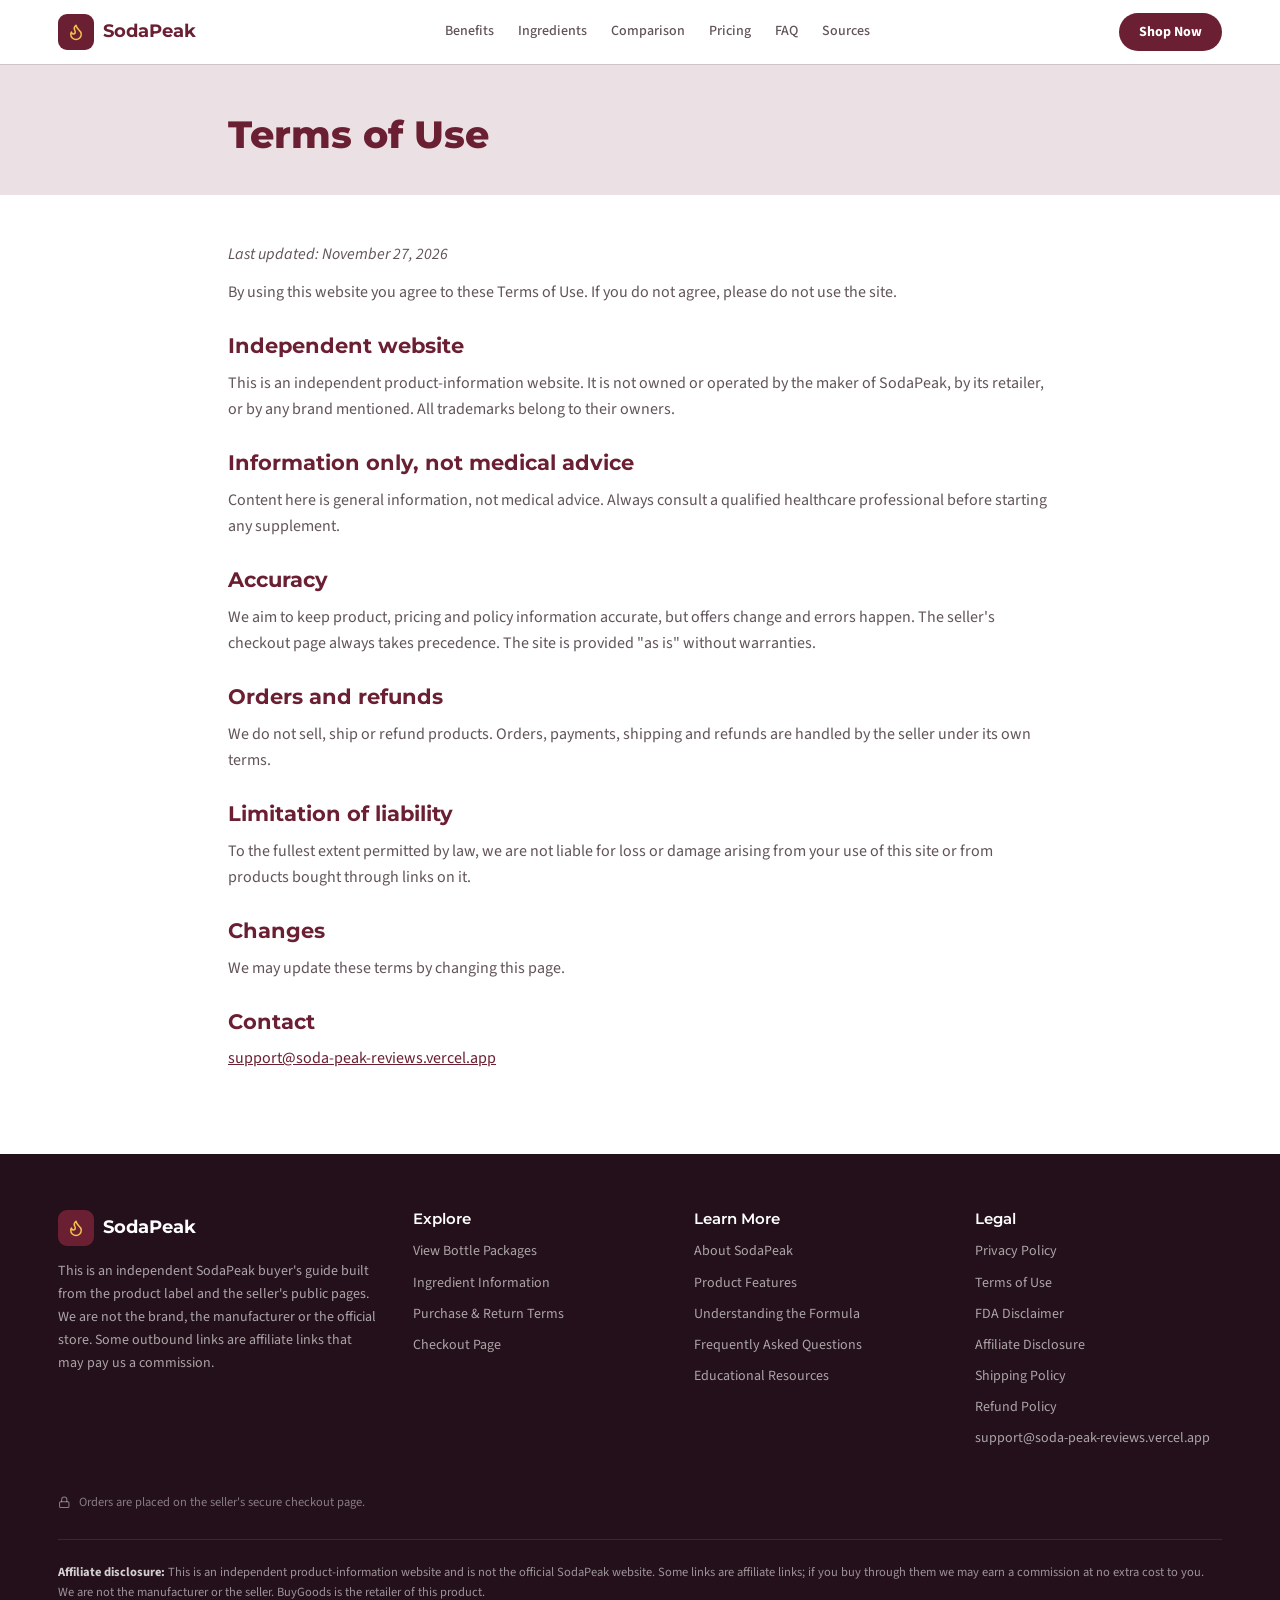
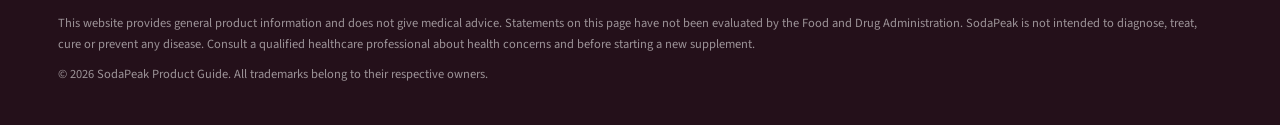
<file: terms-of-use/index.html>
<!DOCTYPE html>
<html lang="en-US">
<head>
<meta charset="UTF-8">
<meta name="viewport" content="width=device-width, initial-scale=1.0">
<title>Terms of Use | SodaPeak Product Guide</title>
<meta name="description" content="Terms of Use for the independent SodaPeak product-information website.">
<meta name="robots" content="index, follow, max-image-preview:large">
<link rel="canonical" href="https://soda-peak-reviews.vercel.app/terms-of-use/">
<link rel="alternate" hreflang="en-us" href="https://soda-peak-reviews.vercel.app/terms-of-use/">
<meta name="theme-color" content="#FFFFFF">
<link rel="icon" href="../favicon.svg" type="image/svg+xml">
<meta property="og:type" content="website">
<meta property="og:locale" content="en_US">
<meta property="og:site_name" content="SodaPeak Product Guide">
<meta property="og:title" content="Terms of Use | SodaPeak Product Guide">
<meta property="og:description" content="Terms of Use for the independent SodaPeak product-information website.">
<meta property="og:url" content="https://soda-peak-reviews.vercel.app/terms-of-use/">
<meta name="twitter:card" content="summary_large_image">
<meta name="twitter:title" content="Terms of Use | SodaPeak Product Guide">
<meta name="twitter:description" content="Terms of Use for the independent SodaPeak product-information website.">
<link rel="preconnect" href="https://fonts.googleapis.com">
<link rel="preconnect" href="https://fonts.gstatic.com" crossorigin>
<link rel="stylesheet" href="https://fonts.googleapis.com/css2?family=Montserrat:wght@400;500;600;700;800&family=Source+Sans+3:wght@400;500;600;700;800&display=swap">
<link rel="stylesheet" href="/assets/style.css">
</head>
<body class="has-sticky">
<header class="site-header"><div class="wrap hd"><a class="logo" href="../"><span class="logo-ic"><svg class="ic" viewBox="0 0 24 24" aria-hidden="true"><path d="M8.5 14.5A2.5 2.5 0 0 0 11 12c0-1.38-.5-2-1-3-1.07-2.14-.22-4.05 2-6 .5 2.5 2 4.9 4 6.5 2 1.6 3 3.5 3 5.5a7 7 0 1 1-14 0c0-1.15.43-2.29 1-3a2.5 2.5 0 0 0 2.5 2.5z"/></svg></span><span class="logo-tx">SodaPeak</span></a><nav class="nav"><a href="../#benefits">Benefits</a><a href="../#ingredients">Ingredients</a><a href="../#comparison">Comparison</a><a href="../#pricing">Pricing</a><a href="../#faq">FAQ</a><a href="../#sources">Sources</a></nav><a href="/order/" rel="nofollow sponsored noopener" class="btn btn-main">Shop Now</a></div><nav class="mnav" aria-label="Sections"><a href="../#benefits">Benefits</a><a href="../#ingredients">Ingredients</a><a href="../#comparison">Comparison</a><a href="../#pricing">Pricing</a><a href="../#faq">FAQ</a><a href="../#sources">Sources</a></nav></header><main><section class="page-hero"><div class="wrap narrow"><h1>Terms of Use</h1></div></section><section class="legal"><div class="wrap narrow"><p><em>Last updated: November 27, 2026</em></p><p>By using this website you agree to these Terms of Use. If you do not agree, please do not use the site.</p><h2>Independent website</h2><p>This is an independent product-information website. It is not owned or operated by the maker of SodaPeak, by its retailer, or by any brand mentioned. All trademarks belong to their owners.</p><h2>Information only, not medical advice</h2><p>Content here is general information, not medical advice. Always consult a qualified healthcare professional before starting any supplement.</p><h2>Accuracy</h2><p>We aim to keep product, pricing and policy information accurate, but offers change and errors happen. The seller's checkout page always takes precedence. The site is provided "as is" without warranties.</p><h2>Orders and refunds</h2><p>We do not sell, ship or refund products. Orders, payments, shipping and refunds are handled by the seller under its own terms.</p><h2>Limitation of liability</h2><p>To the fullest extent permitted by law, we are not liable for loss or damage arising from your use of this site or from products bought through links on it.</p><h2>Changes</h2><p>We may update these terms by changing this page.</p><h2>Contact</h2><p><a href="mailto:support@soda-peak-reviews.vercel.app">support@soda-peak-reviews.vercel.app</a></p></div></section></main><footer><div class="wrap"><div class="fgrid"><div><a class="logo" href="../"><span class="logo-ic"><svg class="ic" viewBox="0 0 24 24" aria-hidden="true"><path d="M8.5 14.5A2.5 2.5 0 0 0 11 12c0-1.38-.5-2-1-3-1.07-2.14-.22-4.05 2-6 .5 2.5 2 4.9 4 6.5 2 1.6 3 3.5 3 5.5a7 7 0 1 1-14 0c0-1.15.43-2.29 1-3a2.5 2.5 0 0 0 2.5 2.5z"/></svg></span><span class="logo-tx">SodaPeak</span></a><p class="about">This is an independent SodaPeak buyer&#39;s guide built from the product label and the seller&#39;s public pages. We are not the brand, the manufacturer or the official store. Some outbound links are affiliate links that may pay us a commission.</p></div><div><h4>Explore</h4><ul><li><a href="../#pricing">View Bottle Packages</a></li><li><a href="../#ingredients">Ingredient Information</a></li><li><a href="../#guarantee">Purchase & Return Terms</a></li><li><a href="/order/" rel="nofollow sponsored noopener">Checkout Page</a></li></ul></div><div><h4>Learn More</h4><ul><li><a href="../#what-is">About SodaPeak</a></li><li><a href="../#benefits">Product Features</a></li><li><a href="../#how-it-works">Understanding the Formula</a></li><li><a href="../#faq">Frequently Asked Questions</a></li><li><a href="../#sources">Educational Resources</a></li></ul></div><div><h4>Legal</h4><ul><li><a href="../privacy-policy/">Privacy Policy</a></li><li><a href="../terms-of-use/">Terms of Use</a></li><li><a href="../fda-disclaimer/">FDA Disclaimer</a></li><li><a href="../affiliate-disclosure/">Affiliate Disclosure</a></li><li><a href="../shipping-policy/">Shipping Policy</a></li><li><a href="../refund-policy/">Refund Policy</a></li><li><a href="mailto:support@soda-peak-reviews.vercel.app">support@soda-peak-reviews.vercel.app</a></li></ul></div></div><div class="secure"><svg class="ic" viewBox="0 0 24 24" aria-hidden="true"><rect x="3" y="11" width="18" height="11" rx="2"/><path d="M7 11V7a5 5 0 0 1 10 0v4"/></svg> Orders are placed on the seller's secure checkout page.</div><div class="fbottom"><p><b>Affiliate disclosure:</b> This is an independent product-information website and is not the official SodaPeak website. Some links are affiliate links; if you buy through them we may earn a commission at no extra cost to you. We are not the manufacturer or the seller. BuyGoods is the retailer of this product.</p><p>This website provides general product information and does not give medical advice. Statements on this page have not been evaluated by the Food and Drug Administration. SodaPeak is not intended to diagnose, treat, cure or prevent any disease. Consult a qualified healthcare professional about health concerns and before starting a new supplement.</p><p>&copy; 2026 SodaPeak Product Guide. All trademarks belong to their respective owners.</p></div></div></footer><div class="sticky"><a href="/order/" rel="nofollow sponsored noopener" class="btn btn-accent">Check SodaPeak Availability</a></div>
</body>
</html>
</file>
<file: assets/style.css>
*,*::before,*::after{box-sizing:border-box}
html{scroll-behavior:smooth;-webkit-text-size-adjust:100%}
body{margin:0;font-family:"Source Sans 3",system-ui,-apple-system,"Segoe UI",Arial,sans-serif;color:#24101A;background:#FFFFFF;line-height:1.65;font-size:16px;overflow-x:hidden}
h1,h2,h3,h4{font-family:"Montserrat",system-ui,sans-serif;margin:0;line-height:1.25;color:#6B1F33}
p{margin:0}img{max-width:100%;height:auto;display:block}a{color:inherit;text-decoration:none}
ul{list-style:none;margin:0;padding:0}
.ic{width:1em;height:1em;stroke:currentColor;fill:none;stroke-width:2;stroke-linecap:round;stroke-linejoin:round;flex:none;vertical-align:-.125em}
.wrap{max-width:1200px;margin:0 auto;padding:0 18px}
.narrow{max-width:860px}
/* header */
.site-header{position:sticky;top:0;z-index:50;background:rgba(255,255,255,.95);backdrop-filter:blur(8px);-webkit-backdrop-filter:blur(8px);border-bottom:1px solid #CFC5C8}
.hd{height:64px;display:flex;align-items:center;justify-content:space-between;gap:16px}
.logo{display:flex;align-items:center;gap:9px}
.logo-ic{width:36px;height:36px;border-radius:9px;background:#6B1F33;color:#F2C14E;display:flex;align-items:center;justify-content:center;font-size:18px}
.logo-tx{font-family:"Montserrat",system-ui,sans-serif;font-weight:700;font-size:18px;color:#6B1F33}
.nav{display:none;gap:24px;font-size:14px;font-weight:500;color:rgba(36,16,26,0.72)}
.nav a:hover{color:#6B1F33}
.btn{display:inline-flex;align-items:center;justify-content:center;gap:8px;font-weight:700;border-radius:999px;transition:background .15s,transform .15s,box-shadow .15s;text-align:center;line-height:1.3;cursor:pointer}
.btn:hover{transform:translateY(-1px)}
.btn-main{background:#6B1F33;color:#FFFFFF;padding:12px 22px}
.btn-main:hover{background:#905766}
.btn-accent{background:#F2C14E;color:#24101A;padding:14px 26px}
.btn-accent:hover{background:#D5AA45}
.btn-outline{background:#FFFFFF;color:#6B1F33;border:1px solid #6B1F33;padding:13px 26px;font-weight:600}
.btn-outline:hover{background:#EBE0E3}
.hd .btn-main{padding:10px 20px;font-size:14px}
.mnav{display:flex;overflow-x:auto;gap:18px;padding:0 18px 10px;font-size:12.5px;font-weight:500;color:rgba(36,16,26,0.72);border-top:1px solid #CFC5C8;scrollbar-width:none}
.mnav::-webkit-scrollbar{display:none}
.mnav a{white-space:nowrap;padding-top:8px}
/* sections */
.sec{padding:64px 0}
.bg-a{background:#FFFFFF}.bg-b{background:#EBE0E3}
.bg-a .alt{background:#EBE0E3}.bg-b .alt{background:#FFFFFF}
.sh{text-align:center;max-width:780px;margin:0 auto 44px}
.kicker{display:block;color:#6B1F33;font-weight:600;font-size:13px;letter-spacing:.04em;text-transform:uppercase;margin-bottom:8px}
.sh h2,.art h2{font-size:clamp(24px,3.4vw,36px);font-weight:700;margin-bottom:14px}
.sh p{color:rgba(36,16,26,0.72)}
.small{font-size:12.5px;color:rgba(36,16,26,0.56)}
.callout{border-left:4px solid #F2C14E;border-radius:0 12px 12px 0;padding:18px 20px;font-style:italic;font-size:14.5px;color:rgba(36,16,26,0.72)}
/* hero */
.hero{background:#EBE0E3;padding:44px 0 52px}
.hero-g{display:grid;gap:36px;align-items:center}
.hero-img{display:flex;justify-content:center}
.hero-img img{width:100%;max-width:500px}
.eyebrow{display:inline-block;background:#FFFFFF;color:#6B1F33;font-size:12px;font-weight:600;padding:5px 13px;border-radius:999px;border:1px solid #CFC5C8;margin-bottom:16px}
.hero h1{font-size:clamp(30px,4.6vw,48px);font-weight:800;color:#6B1F33;margin-bottom:16px;line-height:1.15}
.hero p.lead{color:rgba(36,16,26,0.72);font-size:17px;margin-bottom:18px}
.chips{display:flex;flex-wrap:wrap;gap:10px;margin:6px 0 24px}
.chip{display:flex;align-items:center;gap:8px;background:#FFFFFF;border:1px solid #CFC5C8;border-radius:10px;padding:8px 12px;font-size:13.5px;font-weight:500;color:#24101A}
.chip .ic{color:#6B1F33}
.cta-row{display:flex;flex-direction:column;gap:12px}
.hero .small{margin-top:16px}
/* numbered cards */
.g3{display:grid;gap:22px}
.tcard{border-radius:16px;padding:26px}
.num{width:48px;height:48px;border-radius:12px;background:#6B1F33;color:#FFFFFF;display:flex;align-items:center;justify-content:center;font-weight:700;font-size:17px;margin-bottom:18px}
.tcard h3{font-size:18px;margin-bottom:10px;color:#6B1F33}
.tcard p{font-size:14.5px;color:rgba(36,16,26,0.72);margin-bottom:10px}
.tcard p:last-child{margin-bottom:0}
.mt-call{max-width:780px;margin:36px auto 0}
/* benefits */
.blist{display:grid;gap:20px}
.bcard{border-radius:16px;padding:26px;display:flex;flex-direction:column;gap:18px}
.bico{width:56px;height:56px;border-radius:12px;background:#6B1F33;color:#F2C14E;display:flex;align-items:center;justify-content:center;font-size:24px;flex:none}
.bcard h3{font-size:20px;margin-bottom:8px}
.bcard p{color:rgba(36,16,26,0.72);font-size:15px;margin-bottom:8px}
.bcard p:last-child{margin-bottom:0}
/* educational */
.ecard{border-radius:16px;padding:24px}
.ecard .eic{color:#D5AA45;font-size:20px;margin-bottom:12px}
.ecard q{display:block;font-size:14.5px;color:rgba(36,16,26,0.72);margin-bottom:16px;quotes:"\201C" "\201D"}
.ecard b{font-size:14px;color:#6B1F33}
.edu-note{text-align:center;max-width:680px;margin:-28px auto 36px}
/* steps */
.steps{position:relative;display:grid;gap:30px}
.step{text-align:center;position:relative}
.sico{width:64px;height:64px;border-radius:50%;background:#FFFFFF;border:2px solid #6B1F33;color:#6B1F33;display:flex;align-items:center;justify-content:center;font-size:22px;margin:0 auto 16px;position:relative;z-index:1}
.step h3{font-size:16.5px;margin-bottom:8px}
.step p{font-size:14px;color:rgba(36,16,26,0.72)}
.sline{display:none}
/* article */
.art p{color:rgba(36,16,26,0.72);margin-bottom:16px}
.art h3{font-size:19px;margin:30px 0 10px}
.art .callout{margin:22px 0}
/* ingredients */
.ing-top{display:flex;justify-content:center;margin:-16px 0 36px}
.ing-badge{width:76px;height:76px;border-radius:18px;background:#FFFFFF;display:flex;align-items:center;justify-content:center;color:#6B1F33;font-size:30px;box-shadow:0 1px 3px rgba(0,0,0,.06)}
.g2{display:grid;gap:20px}
.icard{border-radius:16px;padding:24px}
.icard h3{font-size:18px;color:#6B1F33;margin-bottom:6px}
.icard .small{margin-bottom:12px}
.icard p.t{font-size:14.5px;color:rgba(36,16,26,0.72);margin-bottom:10px}
.icard p.t:last-child{margin-bottom:0}
.span2{grid-column:1/-1}
.label-img{margin:30px auto 0;max-width:900px}
.label-img img{border-radius:14px;border:1px solid #CFC5C8;margin:0 auto}
.ing-sum{margin-top:28px;color:rgba(36,16,26,0.72);font-size:14.5px}
/* comparison */
.tbl-wrap{overflow-x:auto;border-radius:16px;border:1px solid #CFC5C8}
table.cmp{width:100%;min-width:720px;border-collapse:collapse;font-size:14px}
.cmp th,.cmp td{padding:15px 16px;text-align:left;vertical-align:top}
.cmp thead th{background:#6B1F33;color:#FFFFFF;font-weight:600}
.cmp thead th.pc{background:#F2C14E;color:#24101A}
.cmp tbody tr{border-top:1px solid #CFC5C8}
.cmp tbody tr:nth-child(odd){background:rgba(235,224,227,0.4)}
.cmp tbody th{font-weight:600;color:#6B1F33}
.cmp td{color:rgba(36,16,26,0.72)}
.cmp td.pc{font-weight:600;color:#6B1F33;background:rgba(242,193,78,0.12)}
.cmp tbody tr:nth-child(odd) td.pc{background:rgba(242,193,78,0.22)}
.cmp-note{margin-top:12px}
.swipe{text-align:center;margin-bottom:10px}
/* pricing */
.pgrid{display:grid;gap:26px;align-items:stretch}
.pcard{background:#FFFFFF;border:2px solid #CFC5C8;border-radius:18px;padding:28px 24px;display:flex;flex-direction:column}
.pcard.feat{border-color:#6B1F33;box-shadow:0 20px 40px -12px rgba(0,0,0,.22)}
.pcard.best{border-color:#F2C14E}
.pbadge{align-self:flex-start;font-size:12px;font-weight:700;padding:4px 12px;border-radius:999px;margin-bottom:16px;background:#EBE0E3;color:#6B1F33}
.pcard.feat .pbadge{background:#6B1F33;color:#FFFFFF}
.pcard.best .pbadge{background:#F2C14E;color:#24101A}
.pimg{height:170px;display:flex;align-items:center;justify-content:center;margin-bottom:16px}
.pimg img{max-height:100%;width:auto;object-fit:contain}
.pcard h3{text-align:center;font-size:21px;text-transform:uppercase}
.supply{text-align:center;color:rgba(36,16,26,0.56);font-size:14px;margin:2px 0 14px}
.price{text-align:center;margin-bottom:6px}
.price b{font-family:"Montserrat",system-ui,sans-serif;font-size:42px;font-weight:800;color:#6B1F33;line-height:1}
.price span{display:block;color:rgba(36,16,26,0.56);font-size:13.5px;margin-top:4px}
.save{text-align:center;color:#15803d;font-weight:700;font-size:14px;margin-bottom:4px}
.pnote{text-align:center;color:#6B1F33;font-weight:700;font-size:12px;letter-spacing:.03em;text-transform:uppercase;margin-bottom:4px}
.pitems{margin:14px 0 18px;font-size:14px;color:rgba(36,16,26,0.72)}
.pitems li{display:flex;gap:8px;align-items:flex-start;margin-bottom:6px}
.pitems .ic{color:#6B1F33;margin-top:3px}
.ptotal{text-align:center;margin-bottom:18px;font-size:14px;color:rgba(36,16,26,0.56)}
.ptotal s{opacity:.7;margin-right:4px}
.ptotal b{font-size:24px;color:#6B1F33;font-family:"Montserrat",system-ui,sans-serif}
.ptotal small{display:block;font-size:12.5px;margin-top:2px}
.pcard .btn{margin-top:auto;padding:14px 18px;text-transform:uppercase;letter-spacing:.02em}
.pfoot{text-align:center;max-width:820px;margin:26px auto 0}
/* bonuses */
.bon{border-radius:16px;padding:22px;text-align:center}
.bon img{width:100%;max-width:240px;margin:0 auto 16px;border-radius:10px;box-shadow:0 10px 24px rgba(0,0,0,.14)}
.bon .tag{display:inline-block;font-size:11.5px;font-weight:700;letter-spacing:.05em;text-transform:uppercase;color:#6B1F33;margin-bottom:6px}
.bon h3{font-size:18px;margin-bottom:6px}
.bon .bp{font-size:14px;font-weight:700;margin-bottom:8px}
.bon .bp s{color:rgba(36,16,26,0.56);font-weight:500;margin-right:6px}
.bon .bp span{color:#15803d}
.bon p.t{font-size:14px;color:rgba(36,16,26,0.72)}
.center{text-align:center;margin-top:30px}
/* guarantee */
.gg{display:grid;gap:30px;align-items:center;max-width:1000px;margin:0 auto}
.seal{width:168px;height:168px;border-radius:50%;background:#EBE0E3;border:4px solid #6B1F33;display:flex;flex-direction:column;align-items:center;justify-content:center;text-align:center;color:#6B1F33;padding:12px;margin:0 auto}
.seal .ic{font-size:30px;margin-bottom:4px}
.seal b{font-family:"Montserrat",system-ui,sans-serif;font-weight:800;font-size:18px;line-height:1.15}
.seal small{font-size:11.5px;font-weight:600;margin-top:3px}
.gg h2{font-size:clamp(22px,3vw,30px);margin-bottom:14px}
.gg p{color:rgba(36,16,26,0.72);margin-bottom:12px}
/* faq */
.faq{max-width:900px;margin:0 auto}
.faq details{border-radius:12px;padding:0;margin-bottom:12px;overflow:hidden}
.faq summary{list-style:none;cursor:pointer;padding:18px 52px 18px 20px;font-weight:600;color:#6B1F33;position:relative}
.faq summary::-webkit-details-marker{display:none}
.faq summary::after{content:"+";position:absolute;right:20px;top:50%;transform:translateY(-50%);font-size:22px;color:#6B1F33;font-weight:400}
.faq details[open] summary::after{content:"\2212"}
.faq details p{padding:0 20px 18px;color:rgba(36,16,26,0.72)}
/* final */
.final{background:#6B1F33;color:#fff}
.fg{display:grid;gap:30px;align-items:center;max-width:1000px;margin:0 auto}
.final h2{color:#fff;font-size:clamp(24px,3.4vw,36px);margin-bottom:14px}
.final p{color:rgba(255,255,255,.82);margin-bottom:24px}
.final img{max-height:260px;width:auto;margin:0 auto}
/* sources */
.infobox{border-radius:12px;padding:18px 20px;font-size:14px;color:rgba(36,16,26,0.72);margin-bottom:26px}
.infobox b{display:block;color:#6B1F33;margin-bottom:4px}
.srcs li{display:flex;gap:10px;margin-bottom:10px;font-size:14.5px}
.srcs .ic{color:#6B1F33;margin-top:4px}
.srcs a{color:#6B1F33;text-decoration:none}.srcs a:hover{text-decoration:underline}
/* footer */
footer{background:#24101A;color:rgba(255,255,255,.78)}
.fgrid{display:grid;gap:34px;padding:56px 0 34px}
footer .logo-tx{color:#fff}
footer .logo-ic{background:#6B1F33}
footer h4{color:#fff;font-size:15px;font-weight:600;margin-bottom:12px}
footer ul li{margin-bottom:8px;font-size:14px;color:rgba(255,255,255,.62)}
footer ul a:hover{color:#F2C14E}
footer .about{font-size:14px;color:rgba(255,255,255,.62);margin-top:14px}
.secure{display:flex;align-items:center;gap:8px;color:rgba(255,255,255,.45);font-size:12.5px;margin-bottom:26px}
.fbottom{border-top:1px solid rgba(255,255,255,.1);padding:22px 0 30px;font-size:12.5px;color:rgba(255,255,255,.55)}
.fbottom p{margin-bottom:10px}
.fbottom b{color:rgba(255,255,255,.8)}
/* legal pages */
.page-hero{background:#EBE0E3;padding:46px 0 36px}
.page-hero h1{font-size:clamp(26px,4vw,38px);font-weight:800}
.legal{padding:46px 0 70px}
.legal h2{font-size:21px;margin:28px 0 10px}
.legal p,.legal li{color:rgba(36,16,26,0.72);margin-bottom:12px}
.legal ul{list-style:disc;padding-left:22px}
.legal a{color:#6B1F33;text-decoration:underline}
.legal table{width:100%;border-collapse:collapse;font-size:14.5px;margin:10px 0 20px}
.legal th,.legal td{border:1px solid #CFC5C8;padding:10px 12px;text-align:left}
.legal th{background:#EBE0E3;color:#6B1F33}
/* sticky mobile cta */
.sticky{position:fixed;left:0;right:0;bottom:0;z-index:60;background:#fff;padding:10px 14px;box-shadow:0 -6px 18px rgba(0,0,0,.14)}
.sticky .btn{display:flex;width:100%;padding:14px}
body.has-sticky{padding-bottom:76px}
/* responsive */
@media(min-width:640px){.cta-row{flex-direction:row}}
@media(min-width:768px){
 .sec{padding:80px 0}
 .g3{grid-template-columns:repeat(3,1fr)}
 .g2{grid-template-columns:repeat(2,1fr)}
 .bcard{flex-direction:row;padding:30px}
 .steps{grid-template-columns:repeat(var(--n,4),1fr)}
 .sline{display:block;position:absolute;top:32px;left:0;right:0;height:2px;background:rgba(107,31,51,0.2)}
 .pgrid{grid-template-columns:repeat(3,1fr)}
 .gg{grid-template-columns:1fr 2fr}
 .fg{grid-template-columns:1fr 1fr}
 .fgrid{grid-template-columns:1.3fr 1fr 1fr 1fr}
 .sticky{display:none}
 .swipe{display:none}
 body.has-sticky{padding-bottom:0}
}
@media(min-width:1024px){
 .nav{display:flex}.mnav{display:none}
 .hero-g{grid-template-columns:1fr 1fr;gap:48px}
 .hero{padding:60px 0 64px}
 .pcard.feat{transform:translateY(-12px)}
}
@media(max-width:767px){.edu-note{margin-top:-30px}}
</file>
